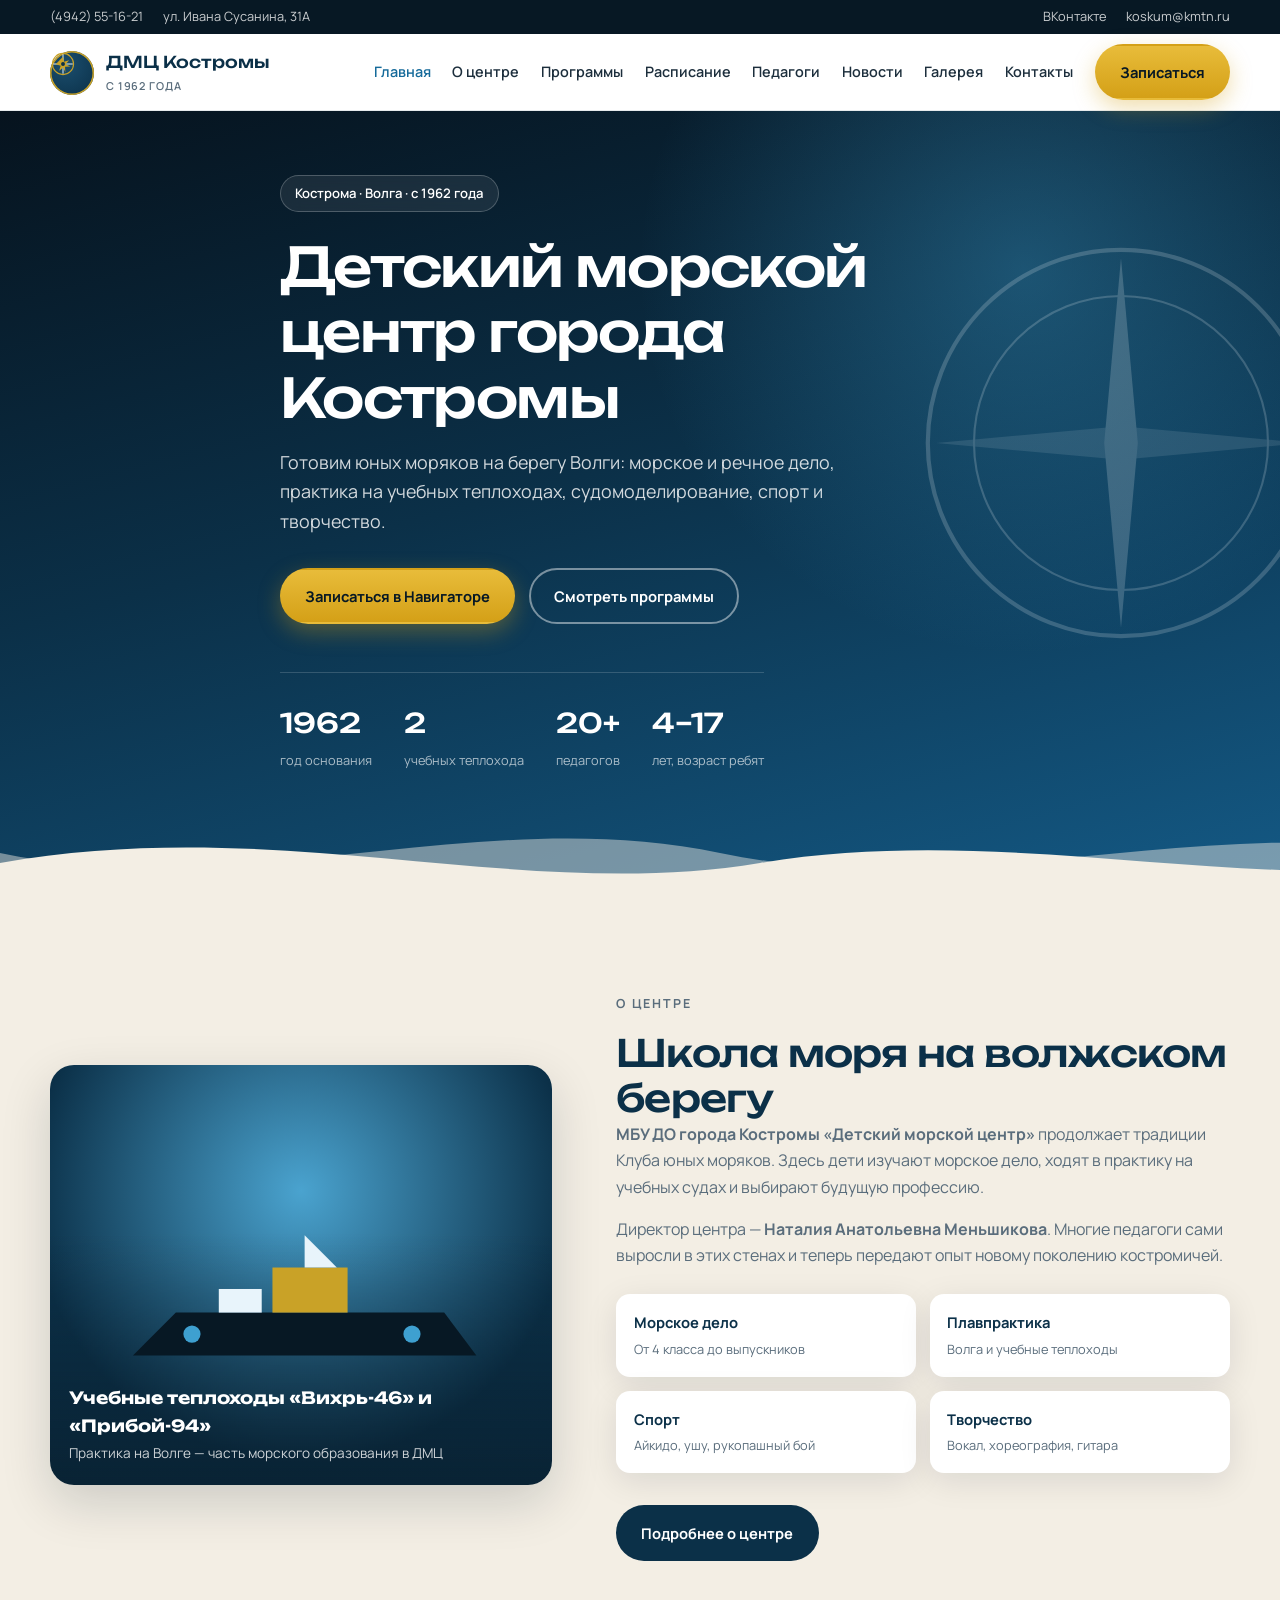
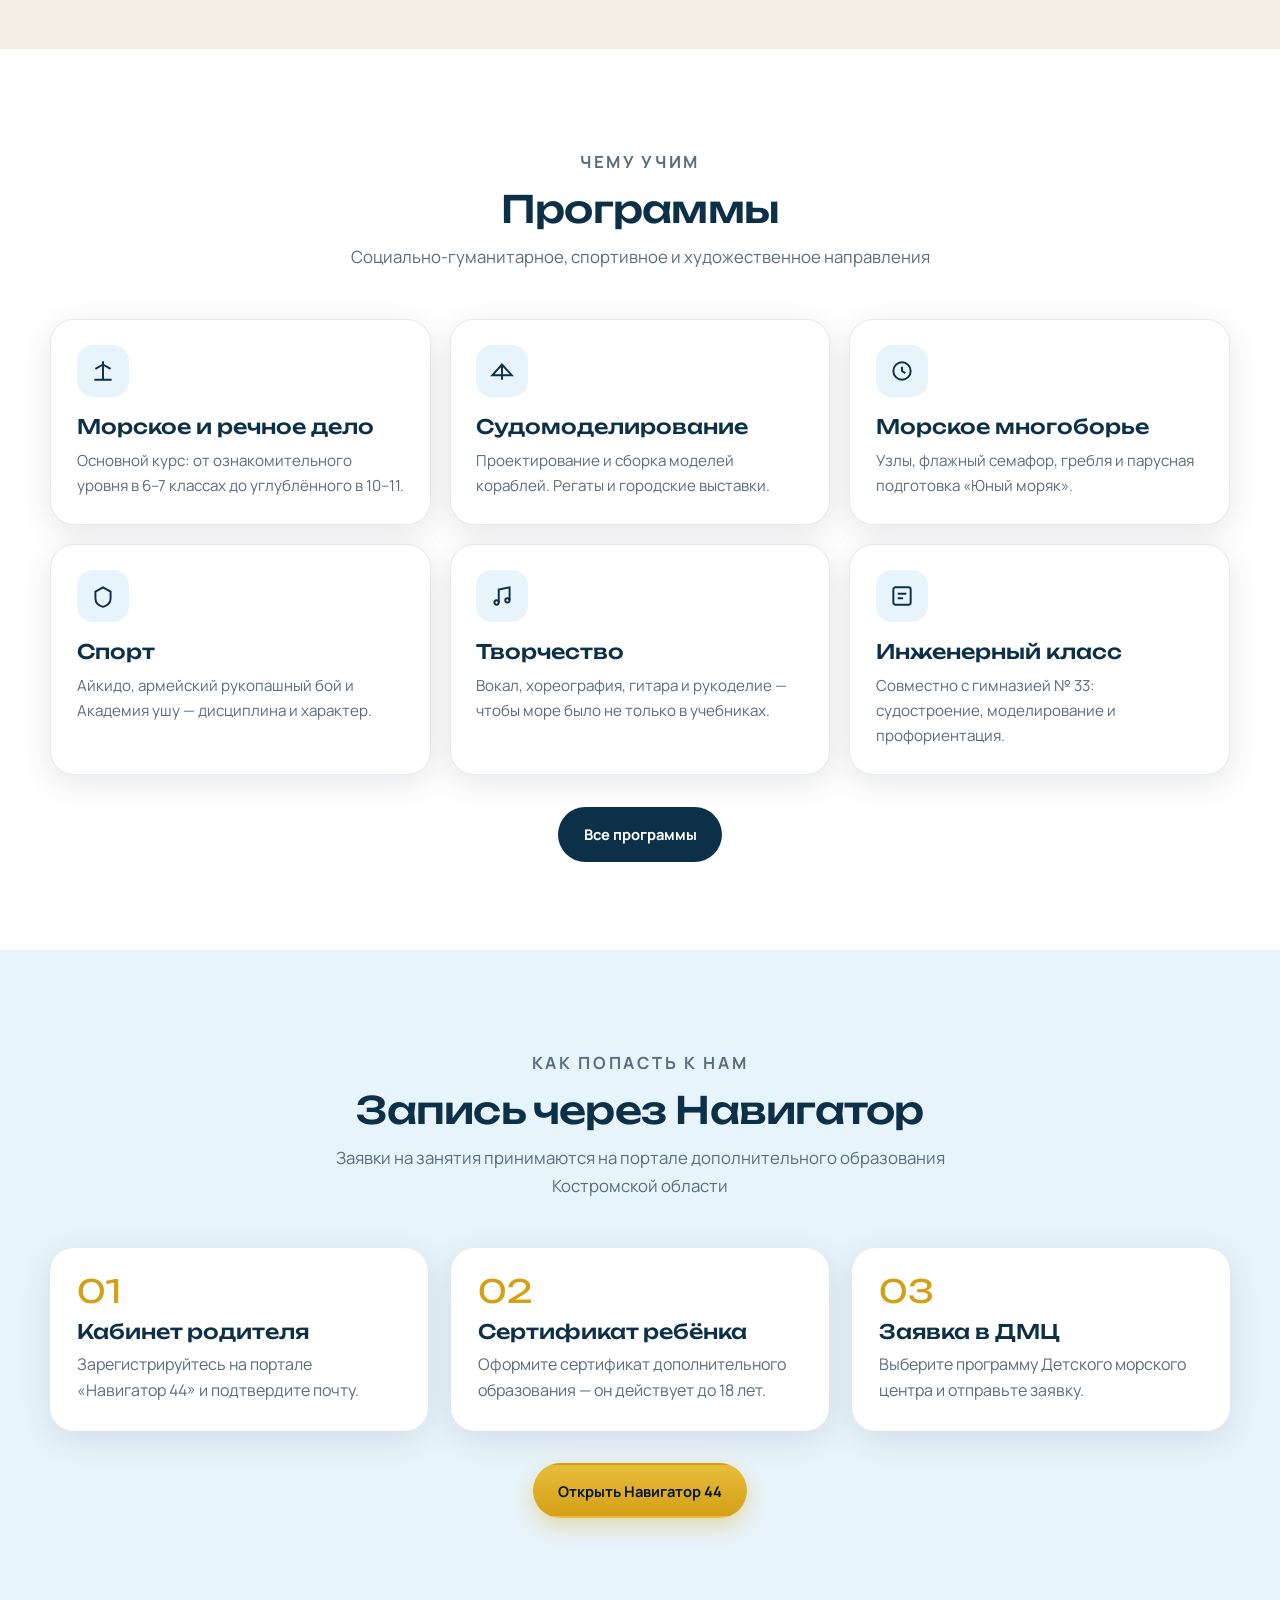
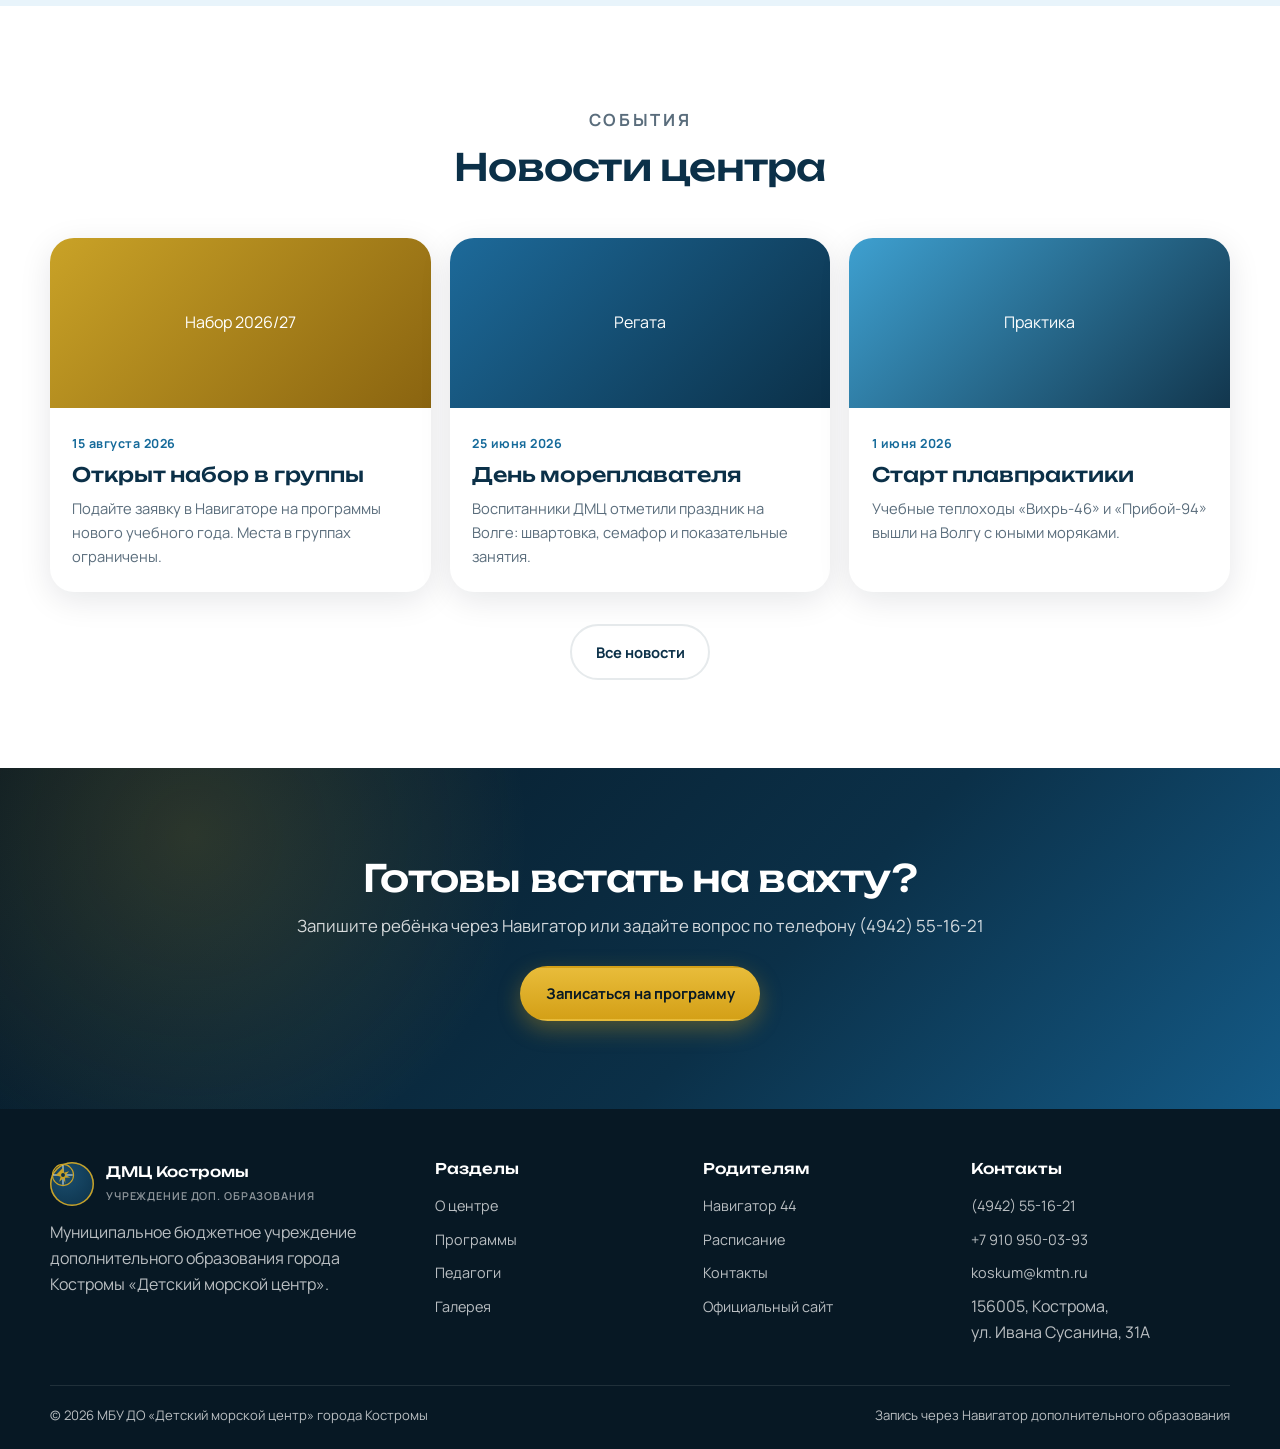
<file: index.html>
<!DOCTYPE html>
<html lang="ru">
<head>
  <meta charset="UTF-8">
  <meta name="viewport" content="width=device-width, initial-scale=1.0">
  <meta name="description" content="МБУ ДО «Детский морской центр» города Костромы — морское дело, судомоделирование, спорт и творчество с 1962 года.">
  <title>Детский морской центр города Костромы</title>
  <link rel="icon" href="favicon.svg" type="image/svg+xml">
  <link rel="preconnect" href="https://fonts.googleapis.com">
  <link rel="preconnect" href="https://fonts.gstatic.com" crossorigin>
  <link href="https://fonts.googleapis.com/css2?family=Manrope:wght@400;500;600;700;800&family=Unbounded:wght@500;700&display=swap" rel="stylesheet">
  <link rel="stylesheet" href="css/style.css">
</head>
<body>
  <div data-header></div>

  <main id="main">
    <section class="hero">
      <svg class="compass" viewBox="0 0 200 200" aria-hidden="true">
        <circle cx="100" cy="100" r="92" fill="none" stroke="white" stroke-width="2"/>
        <circle cx="100" cy="100" r="70" fill="none" stroke="white" stroke-width="1"/>
        <path d="M100 12 L108 100 L100 188 L92 100 Z" fill="white"/>
        <path d="M12 100 L100 108 L188 100 L100 92 Z" fill="white" opacity="0.55"/>
      </svg>
      <div class="container hero__content">
        <div class="hero__badge">Кострома · Волга · с 1962 года</div>
        <h1>Детский морской центр города Костромы</h1>
        <p>Готовим юных моряков на берегу Волги: морское и речное дело, практика на учебных теплоходах, судомоделирование, спорт и творчество.</p>
        <div class="hero__actions">
          <a class="btn btn--gold" href="https://р44.навигатор.дети" target="_blank" rel="noopener">Записаться в Навигаторе</a>
          <a class="btn btn--ghost" href="programs.html">Смотреть программы</a>
        </div>
        <div class="hero__stats">
          <div class="hero__stat"><strong>1962</strong><span>год основания</span></div>
          <div class="hero__stat"><strong>2</strong><span>учебных теплохода</span></div>
          <div class="hero__stat"><strong>20+</strong><span>педагогов</span></div>
          <div class="hero__stat"><strong>4–17</strong><span>лет, возраст ребят</span></div>
        </div>
      </div>
      <svg class="waves" viewBox="0 0 1440 120" preserveAspectRatio="none" aria-hidden="true">
        <path d="M0,70 C240,120 480,20 720,70 C960,120 1200,30 1440,70 L1440,120 L0,120 Z" fill="#f3eee4" opacity="0.45"/>
        <path d="M0,80 C280,30 520,120 760,80 C1000,40 1240,110 1440,80 L1440,120 L0,120 Z" fill="#f3eee4"/>
      </svg>
    </section>

    <section class="about">
      <div class="container about__grid">
        <div class="portrait">
          <svg class="portrait__ship" viewBox="0 0 400 180" aria-hidden="true">
            <path d="M40 130 L360 130 L330 90 L80 90 Z" fill="#071824"/>
            <rect x="170" y="48" width="70" height="42" fill="#c9a227"/>
            <rect x="120" y="68" width="40" height="22" fill="#e8f4fb"/>
            <path d="M200 48 L200 18 L230 48" fill="#e8f4fb"/>
            <circle cx="95" cy="110" r="8" fill="#3ea0d0"/>
            <circle cx="300" cy="110" r="8" fill="#3ea0d0"/>
          </svg>
          <div class="portrait__caption">
            <strong>Учебные теплоходы «Вихрь-46» и «Прибой-94»</strong>
            <span>Практика на Волге — часть морского образования в ДМЦ</span>
          </div>
        </div>
        <div class="about__text">
          <p class="eyebrow">О центре</p>
          <h2>Школа моря на волжском берегу</h2>
          <p><strong>МБУ ДО города Костромы «Детский морской центр»</strong> продолжает традиции Клуба юных моряков. Здесь дети изучают морское дело, ходят в практику на учебных судах и выбирают будущую профессию.</p>
          <p>Директор центра — <strong>Наталия Анатольевна Меньшикова</strong>. Многие педагоги сами выросли в этих стенах и теперь передают опыт новому поколению костромичей.</p>
          <div class="facts">
            <div class="fact"><strong>Морское дело</strong><span>От 4 класса до выпускников</span></div>
            <div class="fact"><strong>Плавпрактика</strong><span>Волга и учебные теплоходы</span></div>
            <div class="fact"><strong>Спорт</strong><span>Айкидо, ушу, рукопашный бой</span></div>
            <div class="fact"><strong>Творчество</strong><span>Вокал, хореография, гитара</span></div>
          </div>
          <div class="mt">
            <a class="btn btn--navy" href="about.html">Подробнее о центре</a>
          </div>
        </div>
      </div>
    </section>

    <section>
      <div class="container">
        <div class="section-head">
          <p class="eyebrow">Чему учим</p>
          <h2>Программы</h2>
          <p>Социально-гуманитарное, спортивное и художественное направления</p>
        </div>
        <div class="cards">
          <article class="card">
            <div class="card__icon">
              <svg width="26" height="26" viewBox="0 0 24 24" fill="none" stroke="currentColor" stroke-width="1.8"><path d="M12 3v18M5 10l7-4 7 4M4 20h16"/></svg>
            </div>
            <h3>Морское и речное дело</h3>
            <p>Основной курс: от ознакомительного уровня в 6–7 классах до углублённого в 10–11.</p>
          </article>
          <article class="card">
            <div class="card__icon">
              <svg width="26" height="26" viewBox="0 0 24 24" fill="none" stroke="currentColor" stroke-width="1.8"><path d="M3 16l9-10 9 10H3z"/><path d="M12 6v14"/></svg>
            </div>
            <h3>Судомоделирование</h3>
            <p>Проектирование и сборка моделей кораблей. Регаты и городские выставки.</p>
          </article>
          <article class="card">
            <div class="card__icon">
              <svg width="26" height="26" viewBox="0 0 24 24" fill="none" stroke="currentColor" stroke-width="1.8"><circle cx="12" cy="12" r="8"/><path d="M12 8v4l3 2"/></svg>
            </div>
            <h3>Морское многоборье</h3>
            <p>Узлы, флажный семафор, гребля и парусная подготовка «Юный моряк».</p>
          </article>
          <article class="card">
            <div class="card__icon">
              <svg width="26" height="26" viewBox="0 0 24 24" fill="none" stroke="currentColor" stroke-width="1.8"><path d="M12 4l7 4v6c0 4-3 7-7 8-4-1-7-4-7-8V8l7-4z"/></svg>
            </div>
            <h3>Спорт</h3>
            <p>Айкидо, армейский рукопашный бой и Академия ушу — дисциплина и характер.</p>
          </article>
          <article class="card">
            <div class="card__icon">
              <svg width="26" height="26" viewBox="0 0 24 24" fill="none" stroke="currentColor" stroke-width="1.8"><path d="M9 18V6l10-2v12"/><circle cx="7" cy="18" r="2"/><circle cx="17" cy="16" r="2"/></svg>
            </div>
            <h3>Творчество</h3>
            <p>Вокал, хореография, гитара и рукоделие — чтобы море было не только в учебниках.</p>
          </article>
          <article class="card">
            <div class="card__icon">
              <svg width="26" height="26" viewBox="0 0 24 24" fill="none" stroke="currentColor" stroke-width="1.8"><rect x="4" y="4" width="16" height="16" rx="2"/><path d="M8 10h8M8 14h5"/></svg>
            </div>
            <h3>Инженерный класс</h3>
            <p>Совместно с гимназией № 33: судостроение, моделирование и профориентация.</p>
          </article>
        </div>
        <div class="center mt">
          <a class="btn btn--navy" href="programs.html">Все программы</a>
        </div>
      </div>
    </section>

    <section class="band">
      <div class="container">
        <div class="section-head">
          <p class="eyebrow">Как попасть к нам</p>
          <h2>Запись через Навигатор</h2>
          <p>Заявки на занятия принимаются на портале дополнительного образования Костромской области</p>
        </div>
        <div class="steps">
          <article class="step">
            <div class="step__num">01</div>
            <h3>Кабинет родителя</h3>
            <p>Зарегистрируйтесь на портале «Навигатор 44» и подтвердите почту.</p>
          </article>
          <article class="step">
            <div class="step__num">02</div>
            <h3>Сертификат ребёнка</h3>
            <p>Оформите сертификат дополнительного образования — он действует до 18 лет.</p>
          </article>
          <article class="step">
            <div class="step__num">03</div>
            <h3>Заявка в ДМЦ</h3>
            <p>Выберите программу Детского морского центра и отправьте заявку.</p>
          </article>
        </div>
        <div class="center mt">
          <a class="btn btn--gold" href="https://р44.навигатор.дети" target="_blank" rel="noopener">Открыть Навигатор 44</a>
        </div>
      </div>
    </section>

    <section>
      <div class="container">
        <div class="section-head">
          <p class="eyebrow">События</p>
          <h2>Новости центра</h2>
        </div>
        <div class="news-grid">
          <article class="news-card">
            <div class="news-card__visual visual-nav">Набор 2026/27</div>
            <div class="news-card__body">
              <time datetime="2026-08-15">15 августа 2026</time>
              <h3>Открыт набор в группы</h3>
              <p>Подайте заявку в Навигаторе на программы нового учебного года. Места в группах ограничены.</p>
            </div>
          </article>
          <article class="news-card">
            <div class="news-card__visual visual-regatta">Регата</div>
            <div class="news-card__body">
              <time datetime="2026-06-25">25 июня 2026</time>
              <h3>День мореплавателя</h3>
              <p>Воспитанники ДМЦ отметили праздник на Волге: швартовка, семафор и показательные занятия.</p>
            </div>
          </article>
          <article class="news-card">
            <div class="news-card__visual visual-ship">Практика</div>
            <div class="news-card__body">
              <time datetime="2026-06-01">1 июня 2026</time>
              <h3>Старт плавпрактики</h3>
              <p>Учебные теплоходы «Вихрь-46» и «Прибой-94» вышли на Волгу с юными моряками.</p>
            </div>
          </article>
        </div>
        <div class="center mt">
          <a class="btn btn--line" href="news.html">Все новости</a>
        </div>
      </div>
    </section>

    <section class="cta">
      <div class="container">
        <h2>Готовы встать на вахту?</h2>
        <p>Запишите ребёнка через Навигатор или задайте вопрос по телефону (4942) 55-16-21</p>
        <a class="btn btn--gold" href="https://р44.навигатор.дети" target="_blank" rel="noopener">Записаться на программу</a>
      </div>
    </section>
  </main>

  <div data-footer></div>
  <script src="js/main.js"></script>
</body>
</html>
</file>
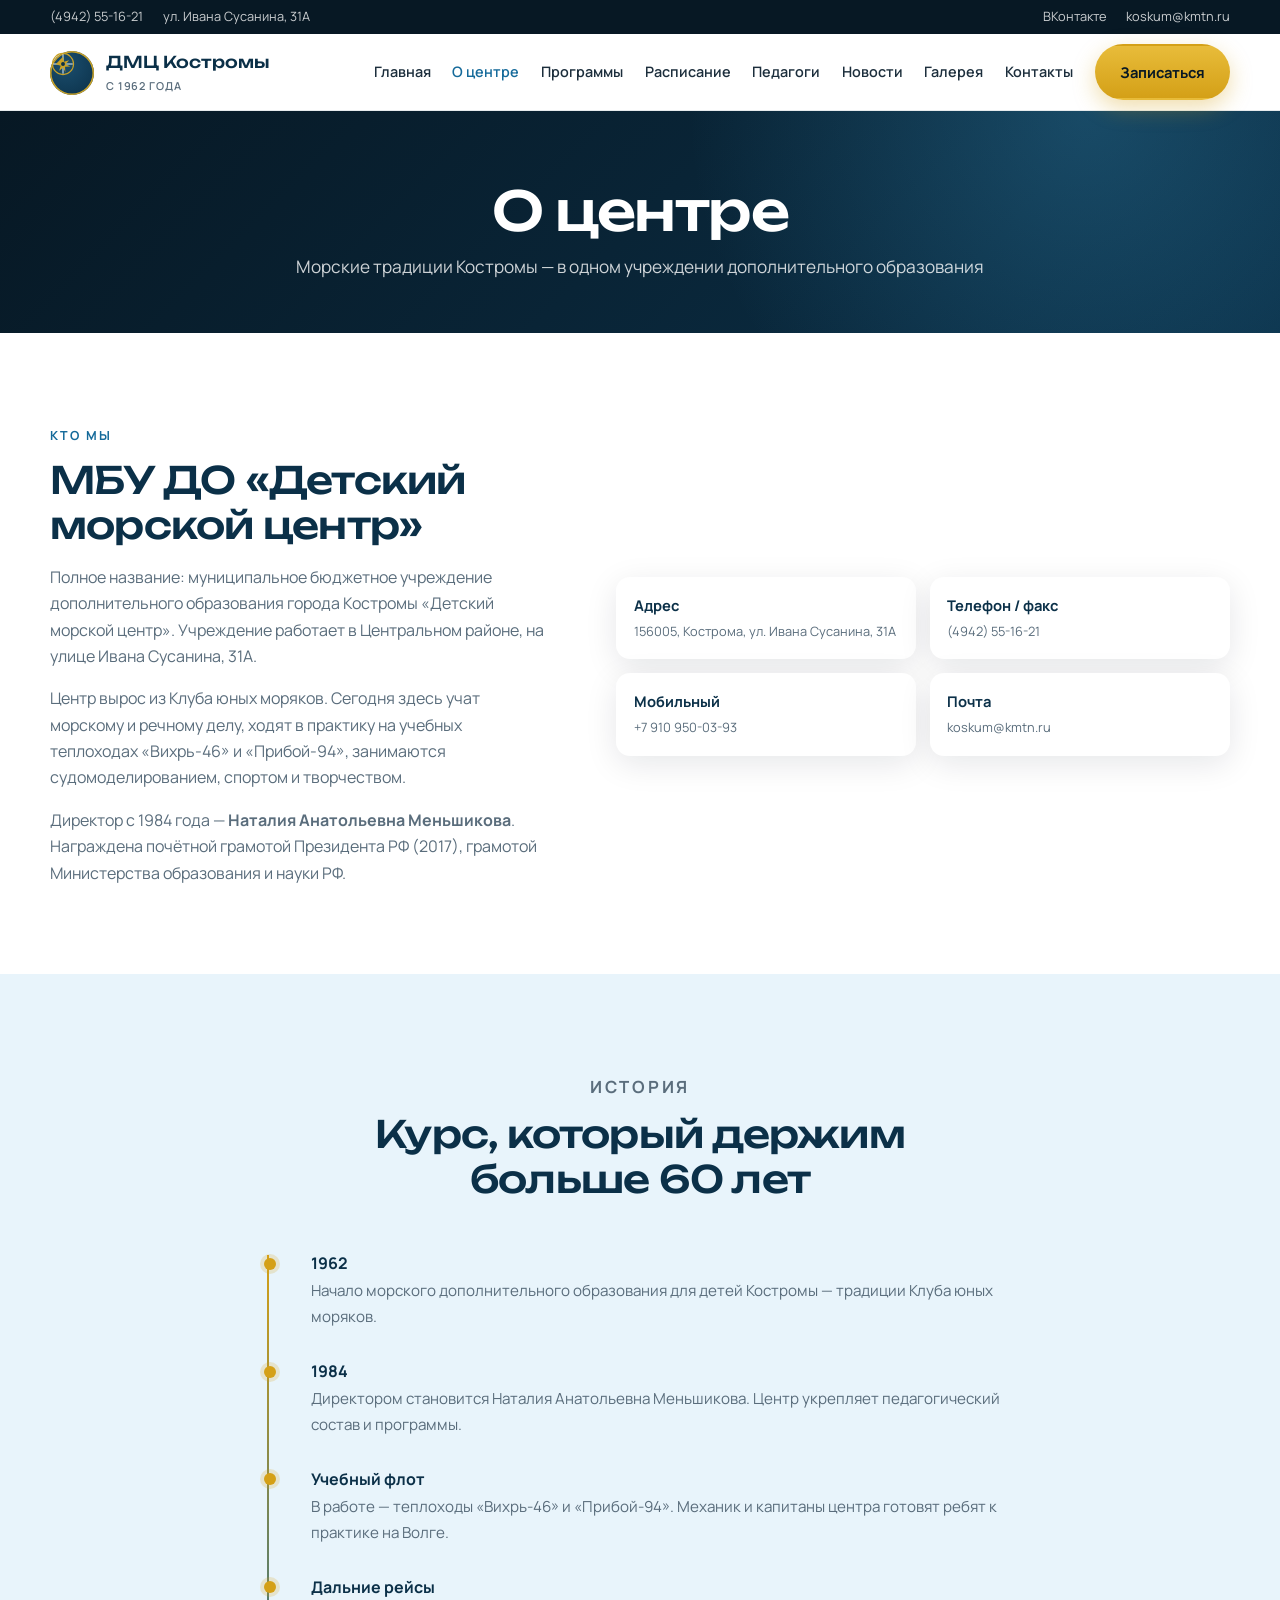
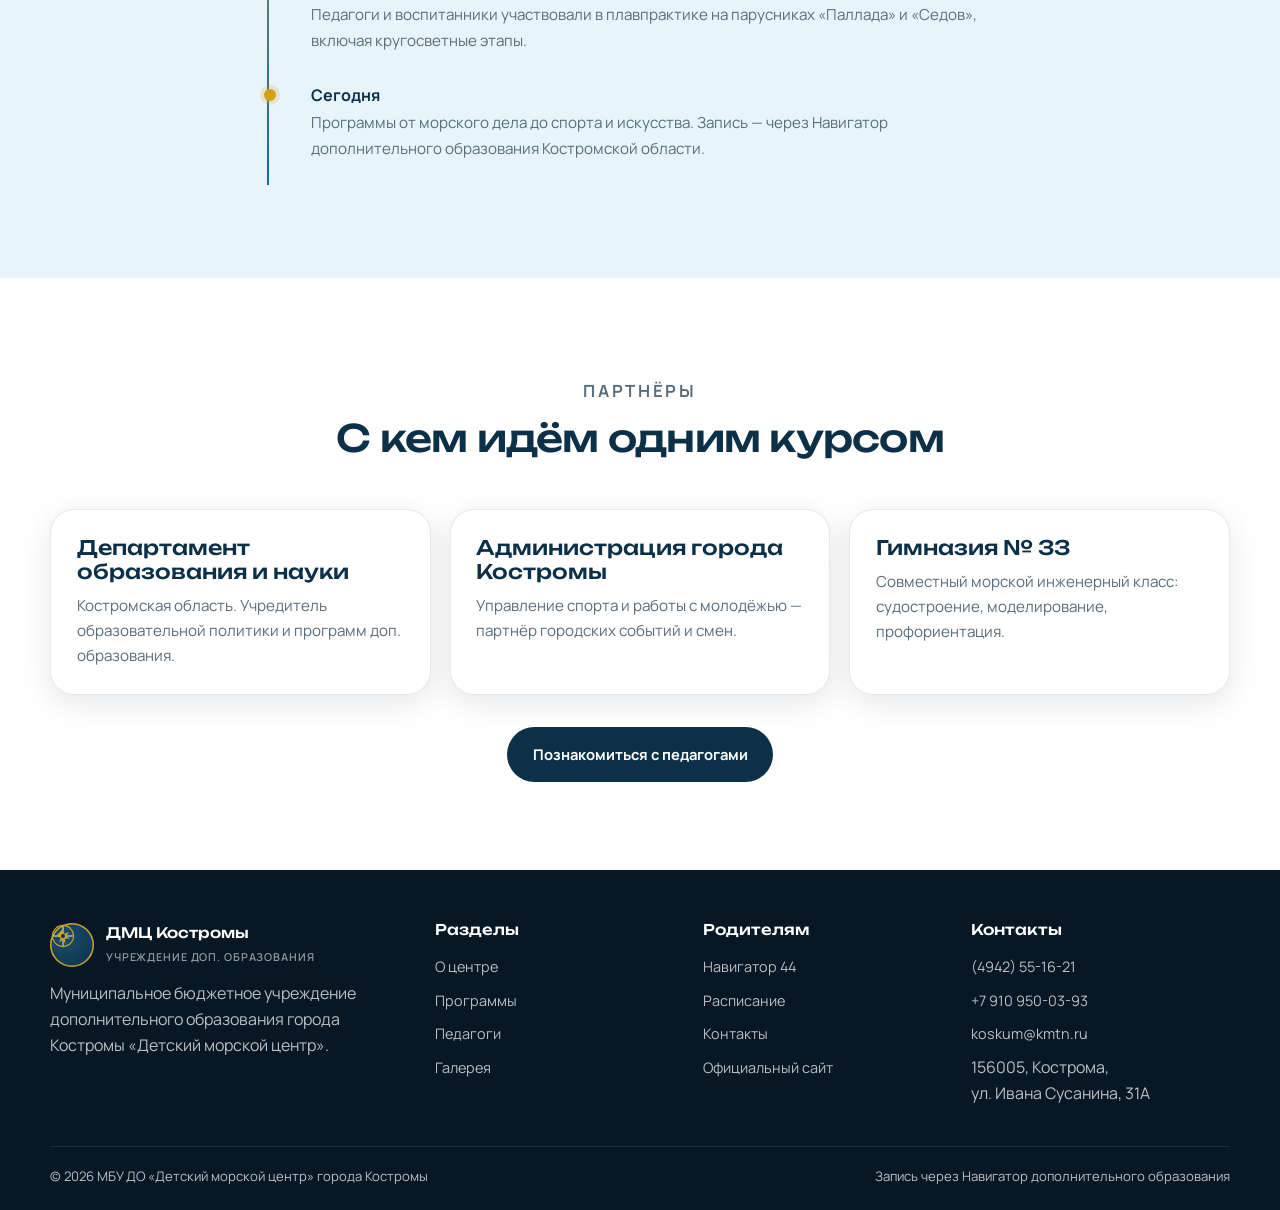
<file: about.html>
<!DOCTYPE html>
<html lang="ru">
<head>
  <meta charset="UTF-8">
  <meta name="viewport" content="width=device-width, initial-scale=1.0">
  <meta name="description" content="История и миссия МБУ ДО «Детский морской центр» города Костромы.">
  <title>О центре — Детский морской центр Костромы</title>
  <link rel="icon" href="favicon.svg" type="image/svg+xml">
  <link rel="preconnect" href="https://fonts.googleapis.com">
  <link rel="preconnect" href="https://fonts.gstatic.com" crossorigin>
  <link href="https://fonts.googleapis.com/css2?family=Manrope:wght@400;500;600;700;800&family=Unbounded:wght@500;700&display=swap" rel="stylesheet">
  <link rel="stylesheet" href="css/style.css">
</head>
<body>
  <div data-header></div>

  <main id="main">
    <div class="page-hero">
      <div class="container">
        <h1>О центре</h1>
        <p>Морские традиции Костромы — в одном учреждении дополнительного образования</p>
      </div>
    </div>

    <section>
      <div class="container about__grid">
        <div>
          <p class="eyebrow">Кто мы</p>
          <h2>МБУ ДО «Детский морской центр»</h2>
          <p class="muted text-block">Полное название: муниципальное бюджетное учреждение дополнительного образования города Костромы «Детский морской центр». Учреждение работает в Центральном районе, на улице Ивана Сусанина, 31А.</p>
          <p class="muted mb">Центр вырос из Клуба юных моряков. Сегодня здесь учат морскому и речному делу, ходят в практику на учебных теплоходах «Вихрь-46» и «Прибой-94», занимаются судомоделированием, спортом и творчеством.</p>
          <p class="muted">Директор с 1984 года — <strong>Наталия Анатольевна Меньшикова</strong>. Награждена почётной грамотой Президента РФ (2017), грамотой Министерства образования и науки РФ.</p>
        </div>
        <div class="facts">
          <div class="fact"><strong>Адрес</strong><span>156005, Кострома, ул. Ивана Сусанина, 31А</span></div>
          <div class="fact"><strong>Телефон / факс</strong><span>(4942) 55-16-21</span></div>
          <div class="fact"><strong>Мобильный</strong><span>+7 910 950-03-93</span></div>
          <div class="fact"><strong>Почта</strong><span>koskum@kmtn.ru</span></div>
        </div>
      </div>
    </section>

    <section class="band">
      <div class="container">
        <div class="section-head">
          <p class="eyebrow">История</p>
          <h2>Курс, который держим больше 60 лет</h2>
        </div>
        <ul class="timeline">
          <li>
            <strong>1962</strong>
            <span>Начало морского дополнительного образования для детей Костромы — традиции Клуба юных моряков.</span>
          </li>
          <li>
            <strong>1984</strong>
            <span>Директором становится Наталия Анатольевна Меньшикова. Центр укрепляет педагогический состав и программы.</span>
          </li>
          <li>
            <strong>Учебный флот</strong>
            <span>В работе — теплоходы «Вихрь-46» и «Прибой-94». Механик и капитаны центра готовят ребят к практике на Волге.</span>
          </li>
          <li>
            <strong>Дальние рейсы</strong>
            <span>Педагоги и воспитанники участвовали в плавпрактике на парусниках «Паллада» и «Седов», включая кругосветные этапы.</span>
          </li>
          <li>
            <strong>Сегодня</strong>
            <span>Программы от морского дела до спорта и искусства. Запись — через Навигатор дополнительного образования Костромской области.</span>
          </li>
        </ul>
      </div>
    </section>

    <section>
      <div class="container">
        <div class="section-head">
          <p class="eyebrow">Партнёры</p>
          <h2>С кем идём одним курсом</h2>
        </div>
        <div class="cards">
          <article class="card">
            <h3>Департамент образования и науки</h3>
            <p>Костромская область. Учредитель образовательной политики и программ доп. образования.</p>
          </article>
          <article class="card">
            <h3>Администрация города Костромы</h3>
            <p>Управление спорта и работы с молодёжью — партнёр городских событий и смен.</p>
          </article>
          <article class="card">
            <h3>Гимназия № 33</h3>
            <p>Совместный морской инженерный класс: судостроение, моделирование, профориентация.</p>
          </article>
        </div>
        <div class="center mt">
          <a class="btn btn--navy" href="teachers.html">Познакомиться с педагогами</a>
        </div>
      </div>
    </section>
  </main>

  <div data-footer></div>
  <script src="js/main.js"></script>
</body>
</html>
</file>
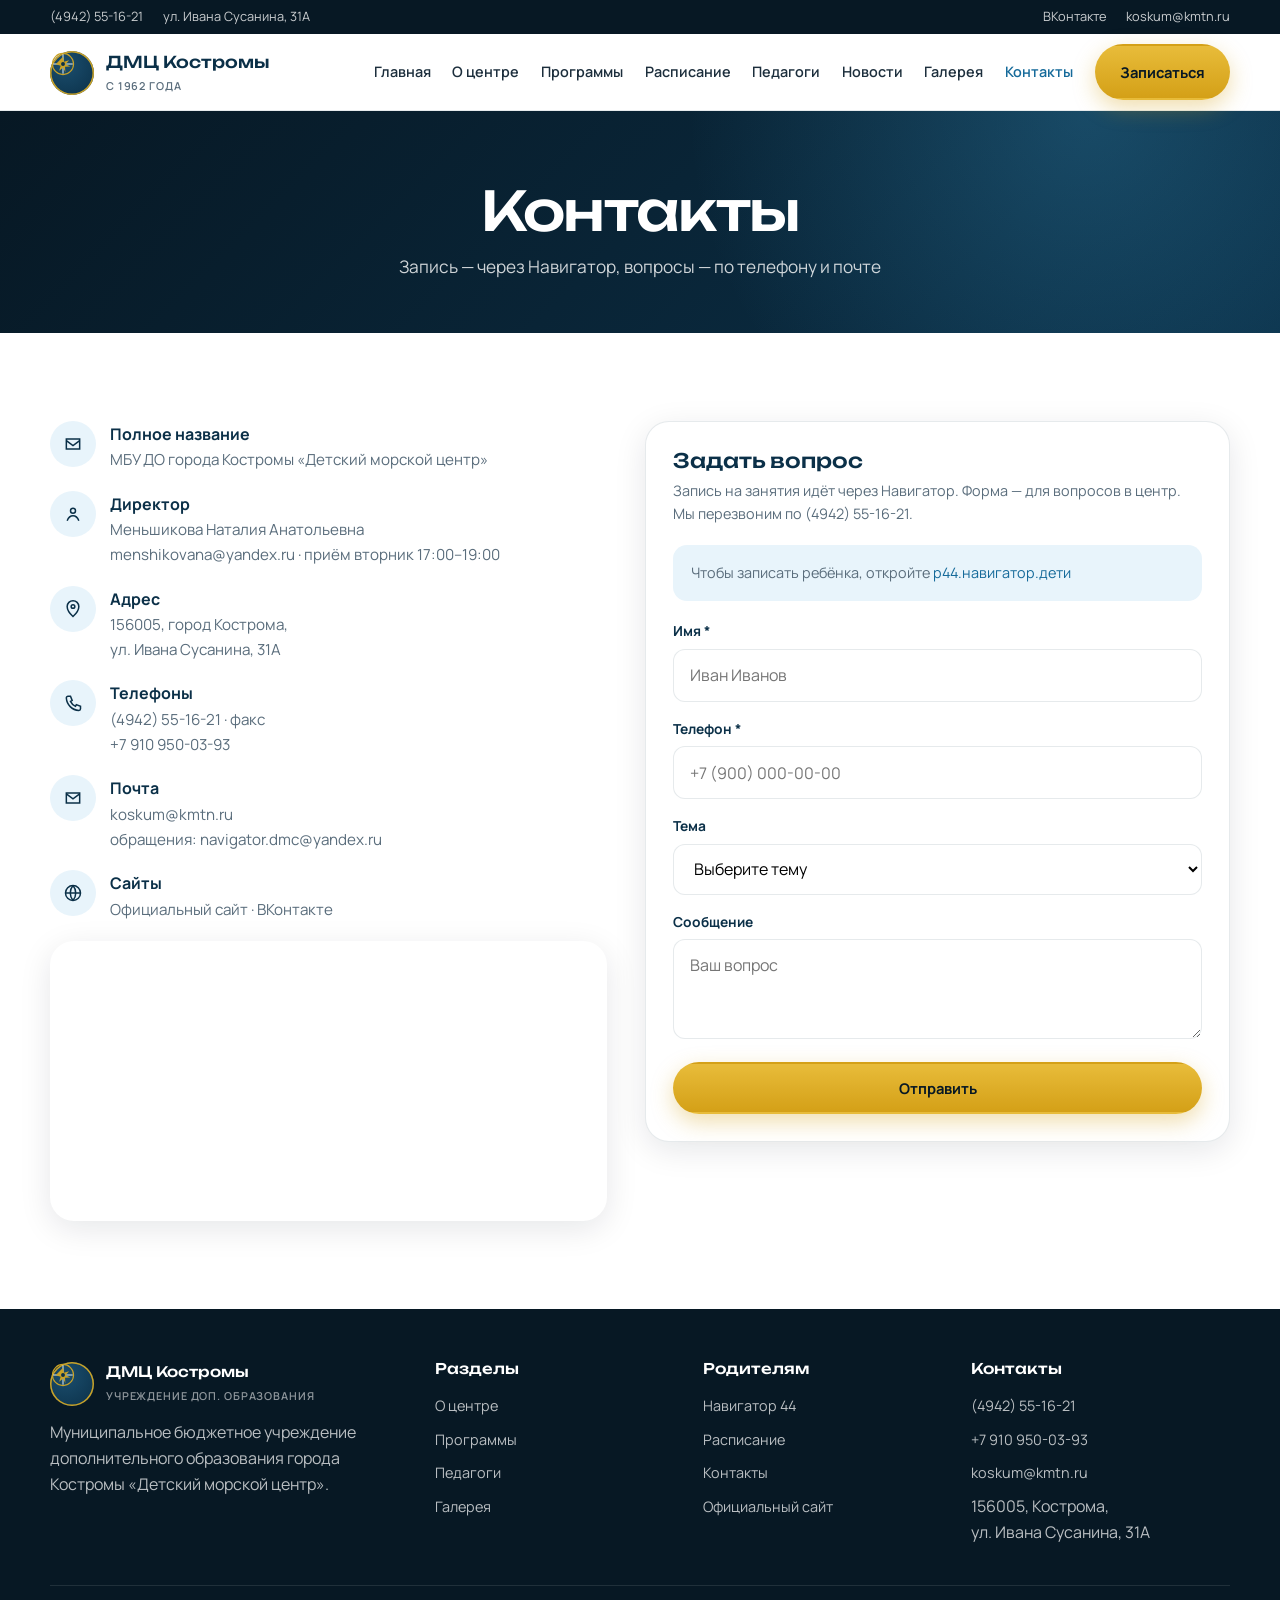
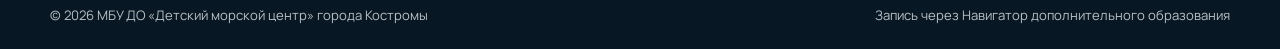
<file: contacts.html>
<!DOCTYPE html>
<html lang="ru">
<head>
  <meta charset="UTF-8">
  <meta name="viewport" content="width=device-width, initial-scale=1.0">
  <meta name="description" content="Контакты МБУ ДО «Детский морской центр» города Костромы.">
  <title>Контакты — Детский морской центр Костромы</title>
  <link rel="icon" href="favicon.svg" type="image/svg+xml">
  <link rel="preconnect" href="https://fonts.googleapis.com">
  <link rel="preconnect" href="https://fonts.gstatic.com" crossorigin>
  <link href="https://fonts.googleapis.com/css2?family=Manrope:wght@400;500;600;700;800&family=Unbounded:wght@500;700&display=swap" rel="stylesheet">
  <link rel="stylesheet" href="css/style.css">
</head>
<body>
  <div data-header></div>

  <main id="main">
    <div class="page-hero">
      <div class="container">
        <h1>Контакты</h1>
        <p>Запись — через Навигатор, вопросы — по телефону и почте</p>
      </div>
    </div>

    <section>
      <div class="container contacts">
        <div>
          <div class="contact-row">
            <div class="contact-ico">
              <svg width="20" height="20" viewBox="0 0 24 24" fill="none" stroke="currentColor" stroke-width="1.8"><path d="M4 6h16v12H4z"/><path d="M4 8l8 6 8-6"/></svg>
            </div>
            <div>
              <strong>Полное название</strong>
              <p>МБУ ДО города Костромы «Детский морской центр»</p>
            </div>
          </div>
          <div class="contact-row">
            <div class="contact-ico">
              <svg width="20" height="20" viewBox="0 0 24 24" fill="none" stroke="currentColor" stroke-width="1.8"><circle cx="12" cy="8" r="3"/><path d="M5 20c1.5-4 4-6 7-6s5.5 2 7 6"/></svg>
            </div>
            <div>
              <strong>Директор</strong>
              <p>Меньшикова Наталия Анатольевна<br> menshikovana@yandex.ru · приём вторник 17:00–19:00</p>
            </div>
          </div>
          <div class="contact-row">
            <div class="contact-ico">
              <svg width="20" height="20" viewBox="0 0 24 24" fill="none" stroke="currentColor" stroke-width="1.8"><path d="M12 21s7-6.2 7-12a7 7 0 10-14 0c0 5.8 7 12 7 12z"/><circle cx="12" cy="9" r="2.2"/></svg>
            </div>
            <div>
              <strong>Адрес</strong>
              <p>156005, город Кострома,<br>ул. Ивана Сусанина, 31А</p>
            </div>
          </div>
          <div class="contact-row">
            <div class="contact-ico">
              <svg width="20" height="20" viewBox="0 0 24 24" fill="none" stroke="currentColor" stroke-width="1.8"><path d="M6 4h3l2 5-2 1a12 12 0 006 6l1-2 5 2v3a2 2 0 01-2 2A16 16 0 014 6a2 2 0 012-2z"/></svg>
            </div>
            <div>
              <strong>Телефоны</strong>
              <p><a href="tel:+74942551621">(4942) 55-16-21</a> · факс<br>
              <a href="tel:+79109500393">+7 910 950-03-93</a></p>
            </div>
          </div>
          <div class="contact-row">
            <div class="contact-ico">
              <svg width="20" height="20" viewBox="0 0 24 24" fill="none" stroke="currentColor" stroke-width="1.8"><path d="M4 6h16v12H4z"/><path d="M4 7l8 6 8-6"/></svg>
            </div>
            <div>
              <strong>Почта</strong>
              <p><a href="mailto:koskum@kmtn.ru">koskum@kmtn.ru</a><br>
              обращения: <a href="mailto:navigator.dmc@yandex.ru">navigator.dmc@yandex.ru</a></p>
            </div>
          </div>
          <div class="contact-row">
            <div class="contact-ico">
              <svg width="20" height="20" viewBox="0 0 24 24" fill="none" stroke="currentColor" stroke-width="1.8"><circle cx="12" cy="12" r="9"/><path d="M3 12h18M12 3a14 14 0 010 18M12 3a14 14 0 000 18"/></svg>
            </div>
            <div>
              <strong>Сайты</strong>
              <p><a href="https://sites.google.com/view/dmc44" target="_blank" rel="noopener">Официальный сайт</a> ·
              <a href="https://vk.com/club43568843" target="_blank" rel="noopener">ВКонтакте</a></p>
            </div>
          </div>
          <div class="map">
            <iframe
              src="https://yandex.ru/map-widget/v1/?text=%D0%9A%D0%BE%D1%81%D1%82%D1%80%D0%BE%D0%BC%D0%B0%2C%20%D1%83%D0%BB.%20%D0%98%D0%B2%D0%B0%D0%BD%D0%B0%20%D0%A1%D1%83%D1%81%D0%B0%D0%BD%D0%B8%D0%BD%D0%B0%2C%2031%D0%90&z=16"
              title="Карта — Детский морской центр, ул. Ивана Сусанина, 31А"
              loading="lazy"
              allowfullscreen></iframe>
          </div>
        </div>

        <div class="form">
          <h3>Задать вопрос</h3>
          <p>Запись на занятия идёт через Навигатор. Форма — для вопросов в центр. Мы перезвоним по (4942) 55-16-21.</p>
          <p class="note note--tight">
            Чтобы записать ребёнка, откройте
            <a href="https://р44.навигатор.дети" target="_blank" rel="noopener">р44.навигатор.дети</a>
          </p>
          <form id="question-form">
            <div class="form-group">
              <label for="name">Имя *</label>
              <input id="name" name="name" type="text" placeholder="Иван Иванов" required>
            </div>
            <div class="form-group">
              <label for="phone">Телефон *</label>
              <input id="phone" name="phone" type="tel" placeholder="+7 (900) 000-00-00" required>
            </div>
            <div class="form-group">
              <label for="topic">Тема</label>
              <select id="topic" name="topic">
                <option value="">Выберите тему</option>
                <option>Запись в Навигаторе</option>
                <option>Морское и речное дело</option>
                <option>Судомоделирование</option>
                <option>Спортивные программы</option>
                <option>Творческие программы</option>
                <option>Другое</option>
              </select>
            </div>
            <div class="form-group">
              <label for="message">Сообщение</label>
              <textarea id="message" name="message" placeholder="Ваш вопрос"></textarea>
            </div>
            <button class="btn btn--gold btn--full" type="submit">Отправить</button>
            <div class="form__ok">Сообщение принято. Мы свяжемся с вами по телефону.</div>
          </form>
        </div>
      </div>
    </section>
  </main>

  <div data-footer></div>
  <script src="js/main.js"></script>
</body>
</html>
</file>
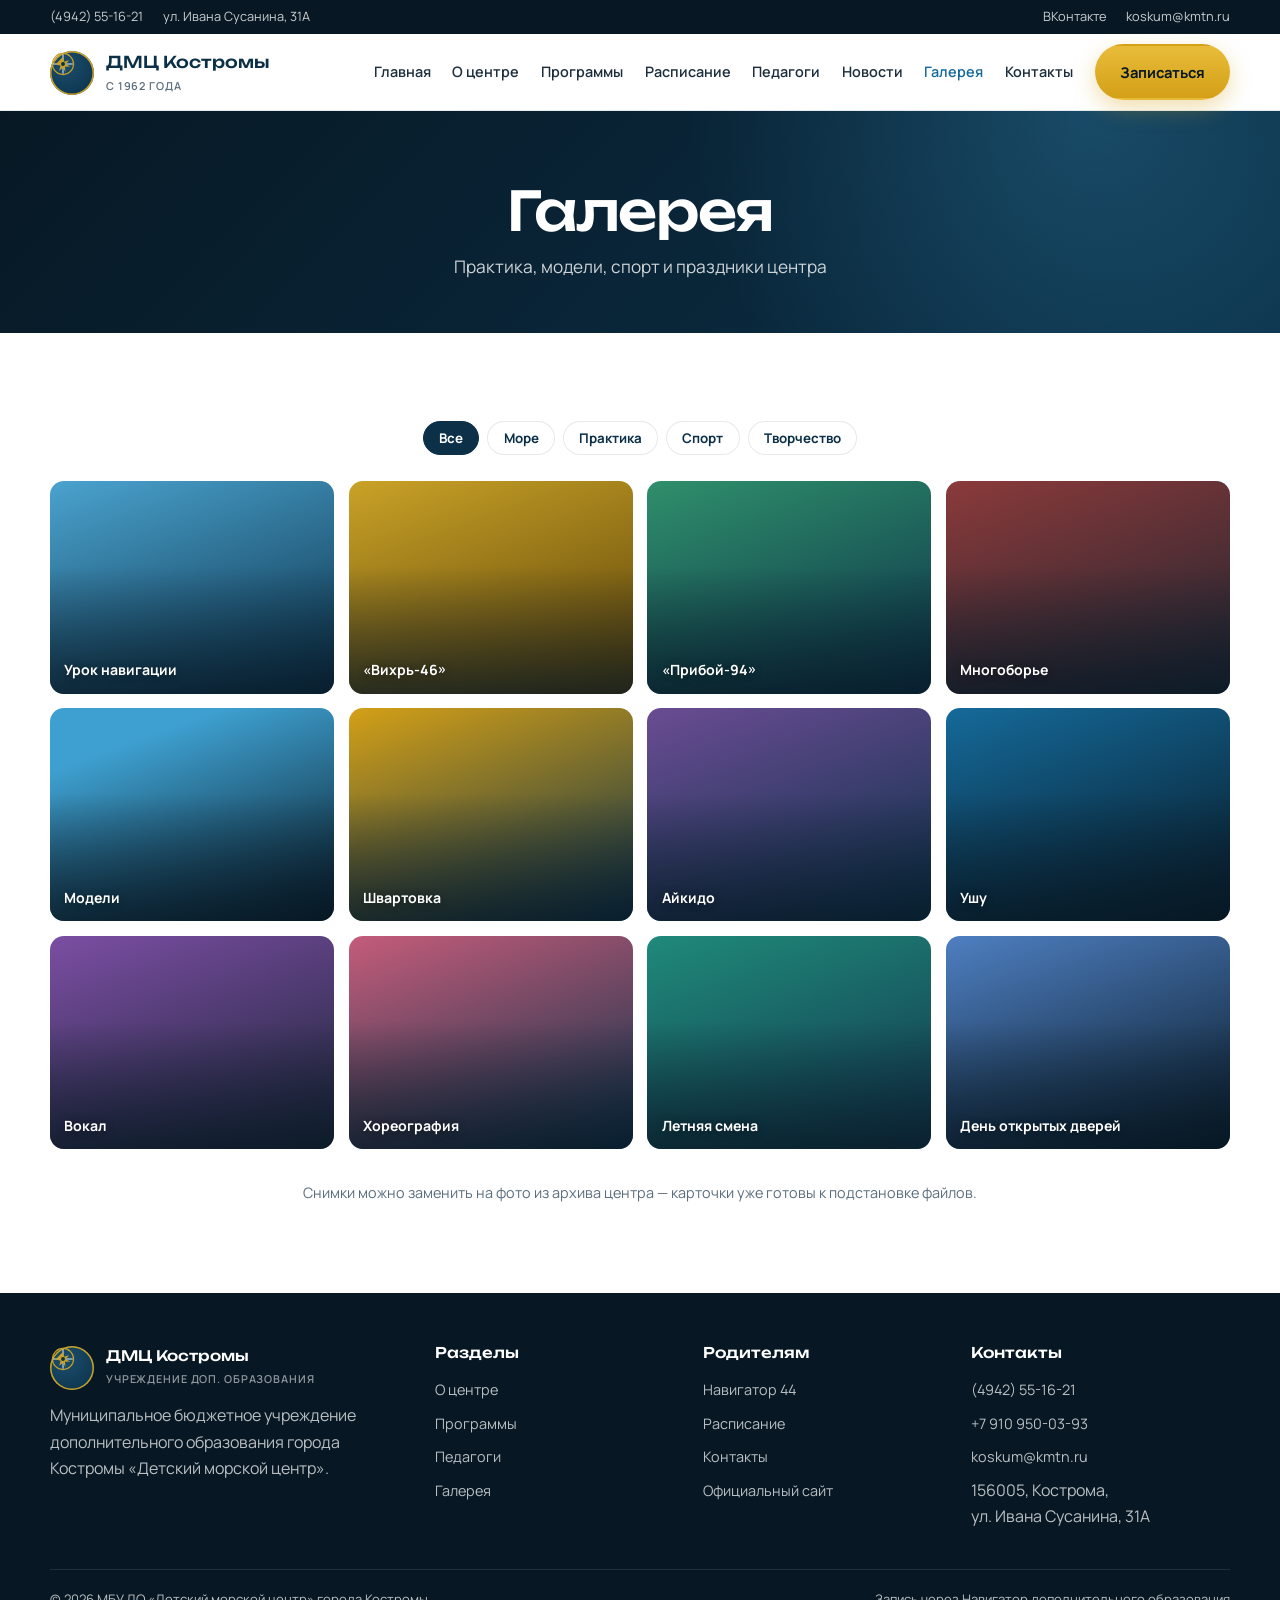
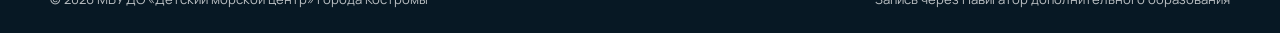
<file: gallery.html>
<!DOCTYPE html>
<html lang="ru">
<head>
  <meta charset="UTF-8">
  <meta name="viewport" content="width=device-width, initial-scale=1.0">
  <meta name="description" content="Галерея Детского морского центра города Костромы.">
  <title>Галерея — Детский морской центр Костромы</title>
  <link rel="icon" href="favicon.svg" type="image/svg+xml">
  <link rel="preconnect" href="https://fonts.googleapis.com">
  <link rel="preconnect" href="https://fonts.gstatic.com" crossorigin>
  <link href="https://fonts.googleapis.com/css2?family=Manrope:wght@400;500;600;700;800&family=Unbounded:wght@500;700&display=swap" rel="stylesheet">
  <link rel="stylesheet" href="css/style.css">
</head>
<body>
  <div data-header></div>

  <main id="main">
    <div class="page-hero">
      <div class="container">
        <h1>Галерея</h1>
        <p>Практика, модели, спорт и праздники центра</p>
      </div>
    </div>

    <section>
      <div class="container">
        <div class="filters">
          <button class="filter is-on" type="button" data-filter="all">Все</button>
          <button class="filter" type="button" data-filter="sea">Море</button>
          <button class="filter" type="button" data-filter="practice">Практика</button>
          <button class="filter" type="button" data-filter="sport">Спорт</button>
          <button class="filter" type="button" data-filter="art">Творчество</button>
        </div>
        <div class="gallery">
          <button type="button" class="shot shot-a" data-cat="sea" data-caption="Занятие по морскому делу: компас, карта и вахтенный журнал."><span>Урок навигации</span></button>
          <button type="button" class="shot shot-b" data-cat="practice" data-caption="Учебный теплоход «Вихрь-46» на Волге."><span>«Вихрь-46»</span></button>
          <button type="button" class="shot shot-c" data-cat="practice" data-caption="Плавпрактика на теплоходе «Прибой-94»."><span>«Прибой-94»</span></button>
          <button type="button" class="shot shot-d" data-cat="sea" data-caption="Морское многоборье: узлы и флажный семафор."><span>Многоборье</span></button>
          <button type="button" class="shot shot-e" data-cat="sea" data-caption="Мастерская судомоделирования: сборка корпуса."><span>Модели</span></button>
          <button type="button" class="shot shot-h" data-cat="practice" data-caption="Швартовка и работа на палубе во время практики."><span>Швартовка</span></button>
          <button type="button" class="shot shot-f" data-cat="sport" data-caption="Занятия айкидо в спортивном зале центра."><span>Айкидо</span></button>
          <button type="button" class="shot shot-g" data-cat="sport" data-caption="Академия ушу: показательные выступления."><span>Ушу</span></button>
          <button type="button" class="shot shot-i" data-cat="art" data-caption="Отчётный концерт вокальной студии."><span>Вокал</span></button>
          <button type="button" class="shot shot-j" data-cat="art" data-caption="Хореография: репетиция к городскому концерту."><span>Хореография</span></button>
          <button type="button" class="shot shot-k" data-cat="practice" data-caption="Летняя смена «Морской бриз» на берегу Волги."><span>Летняя смена</span></button>
          <button type="button" class="shot shot-l" data-cat="sea" data-caption="День открытых дверей для семей Костромы."><span>День открытых дверей</span></button>
        </div>
        <p class="center mt muted muted--sm">Снимки можно заменить на фото из архива центра — карточки уже готовы к подстановке файлов.</p>
      </div>
    </section>

    <div class="lightbox" role="dialog" aria-modal="true" aria-label="Просмотр фото" aria-hidden="true">
      <div class="lightbox__card">
        <button class="lightbox__close" type="button" data-lb-close aria-label="Закрыть">✕</button>
        <div class="lightbox__visual shot-a" data-lb-visual></div>
        <p data-lb-text></p>
      </div>
    </div>
  </main>

  <div data-footer></div>
  <script src="js/main.js"></script>
</body>
</html>
</file>
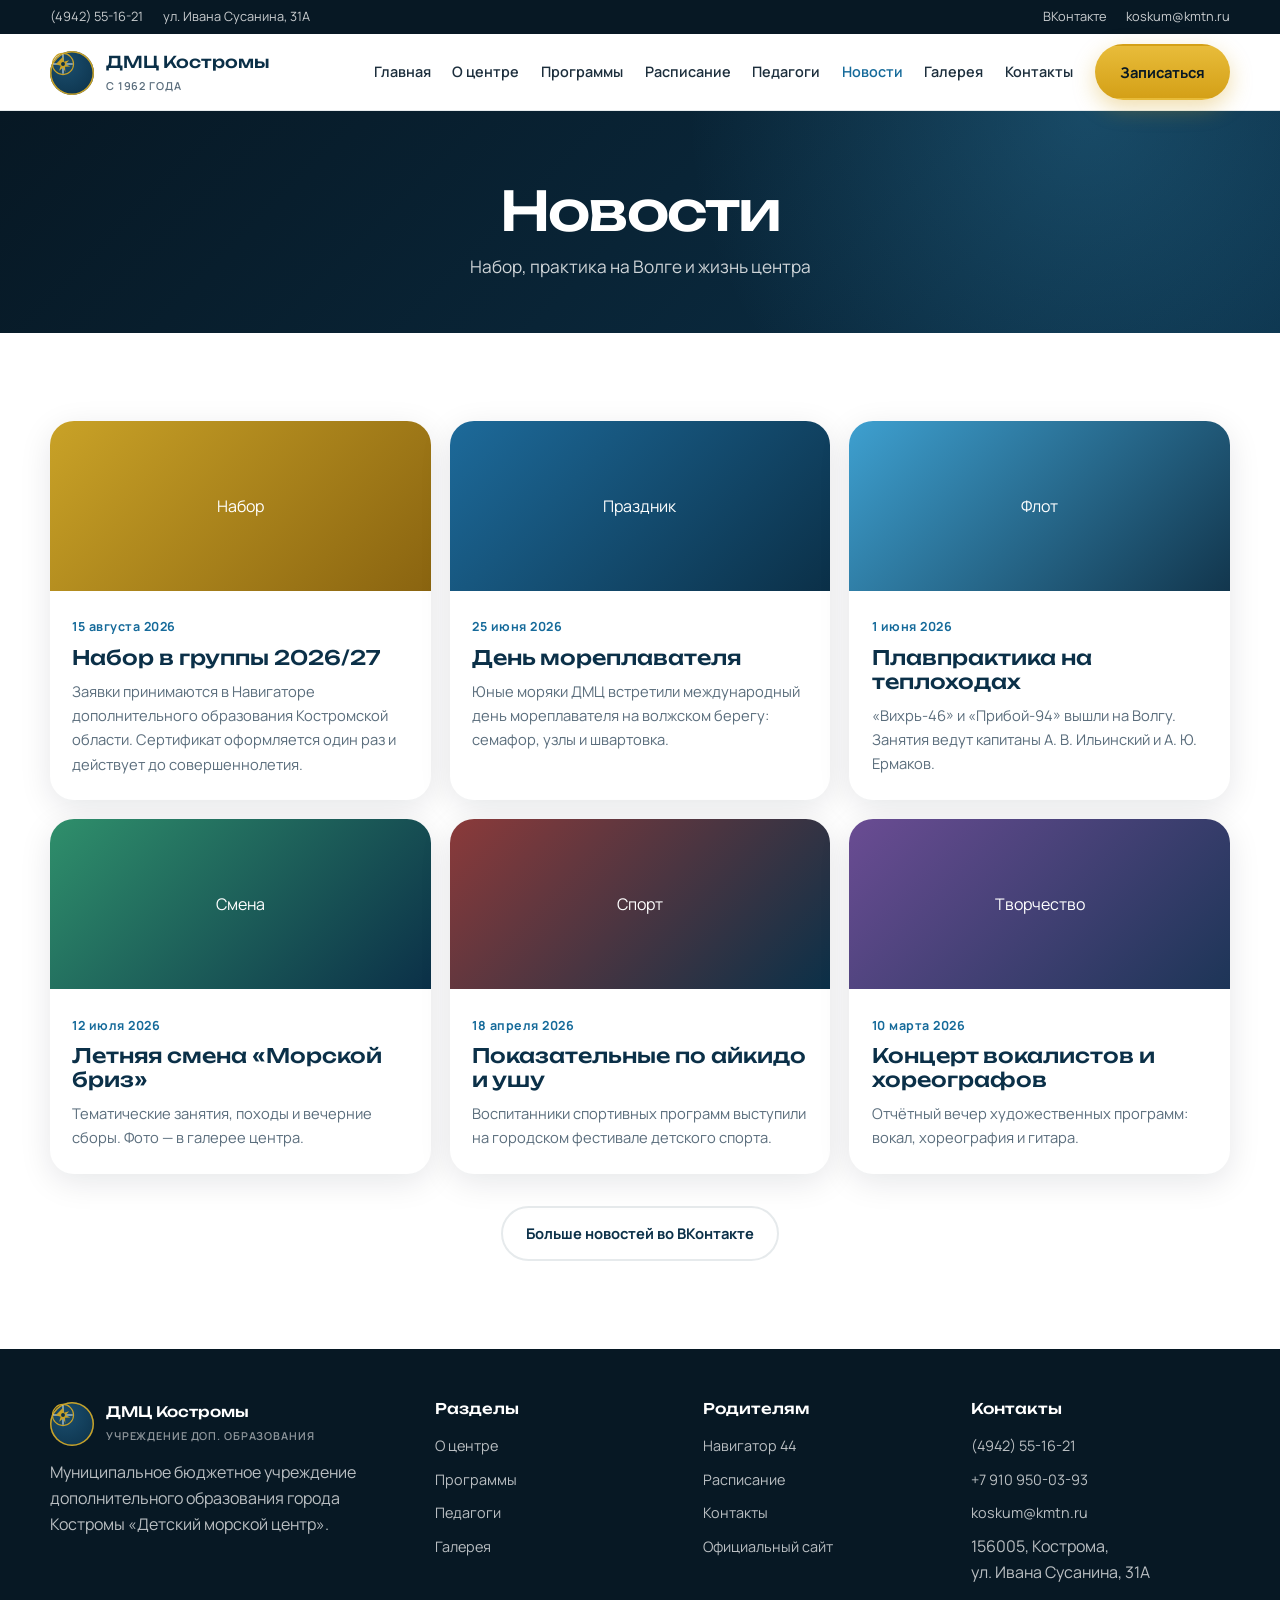
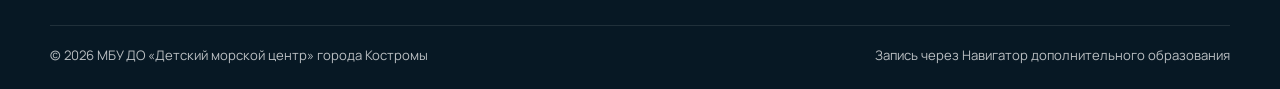
<file: news.html>
<!DOCTYPE html>
<html lang="ru">
<head>
  <meta charset="UTF-8">
  <meta name="viewport" content="width=device-width, initial-scale=1.0">
  <meta name="description" content="Новости Детского морского центра города Костромы.">
  <title>Новости — Детский морской центр Костромы</title>
  <link rel="icon" href="favicon.svg" type="image/svg+xml">
  <link rel="preconnect" href="https://fonts.googleapis.com">
  <link rel="preconnect" href="https://fonts.gstatic.com" crossorigin>
  <link href="https://fonts.googleapis.com/css2?family=Manrope:wght@400;500;600;700;800&family=Unbounded:wght@500;700&display=swap" rel="stylesheet">
  <link rel="stylesheet" href="css/style.css">
</head>
<body>
  <div data-header></div>

  <main id="main">
    <div class="page-hero">
      <div class="container">
        <h1>Новости</h1>
        <p>Набор, практика на Волге и жизнь центра</p>
      </div>
    </div>

    <section>
      <div class="container news-grid">
        <article class="news-card">
          <div class="news-card__visual visual-nav">Набор</div>
          <div class="news-card__body">
            <time datetime="2026-08-15">15 августа 2026</time>
            <h3>Набор в группы 2026/27</h3>
            <p>Заявки принимаются в Навигаторе дополнительного образования Костромской области. Сертификат оформляется один раз и действует до совершеннолетия.</p>
          </div>
        </article>
        <article class="news-card">
          <div class="news-card__visual visual-regatta">Праздник</div>
          <div class="news-card__body">
            <time datetime="2026-06-25">25 июня 2026</time>
            <h3>День мореплавателя</h3>
            <p>Юные моряки ДМЦ встретили международный день мореплавателя на волжском берегу: семафор, узлы и швартовка.</p>
          </div>
        </article>
        <article class="news-card">
          <div class="news-card__visual visual-ship">Флот</div>
          <div class="news-card__body">
            <time datetime="2026-06-01">1 июня 2026</time>
            <h3>Плавпрактика на теплоходах</h3>
            <p>«Вихрь-46» и «Прибой-94» вышли на Волгу. Занятия ведут капитаны А. В. Ильинский и А. Ю. Ермаков.</p>
          </div>
        </article>
        <article class="news-card">
          <div class="news-card__visual visual-camp">Смена</div>
          <div class="news-card__body">
            <time datetime="2026-07-12">12 июля 2026</time>
            <h3>Летняя смена «Морской бриз»</h3>
            <p>Тематические занятия, походы и вечерние сборы. Фото — в галерее центра.</p>
          </div>
        </article>
        <article class="news-card">
          <div class="news-card__visual visual-sport">Спорт</div>
          <div class="news-card__body">
            <time datetime="2026-04-18">18 апреля 2026</time>
            <h3>Показательные по айкидо и ушу</h3>
            <p>Воспитанники спортивных программ выступили на городском фестивале детского спорта.</p>
          </div>
        </article>
        <article class="news-card">
          <div class="news-card__visual visual-art">Творчество</div>
          <div class="news-card__body">
            <time datetime="2026-03-10">10 марта 2026</time>
            <h3>Концерт вокалистов и хореографов</h3>
            <p>Отчётный вечер художественных программ: вокал, хореография и гитара.</p>
          </div>
        </article>
      </div>
      <div class="container center mt">
        <a class="btn btn--line" href="https://vk.com/club43568843" target="_blank" rel="noopener">Больше новостей во ВКонтакте</a>
      </div>
    </section>
  </main>

  <div data-footer></div>
  <script src="js/main.js"></script>
</body>
</html>
</file>
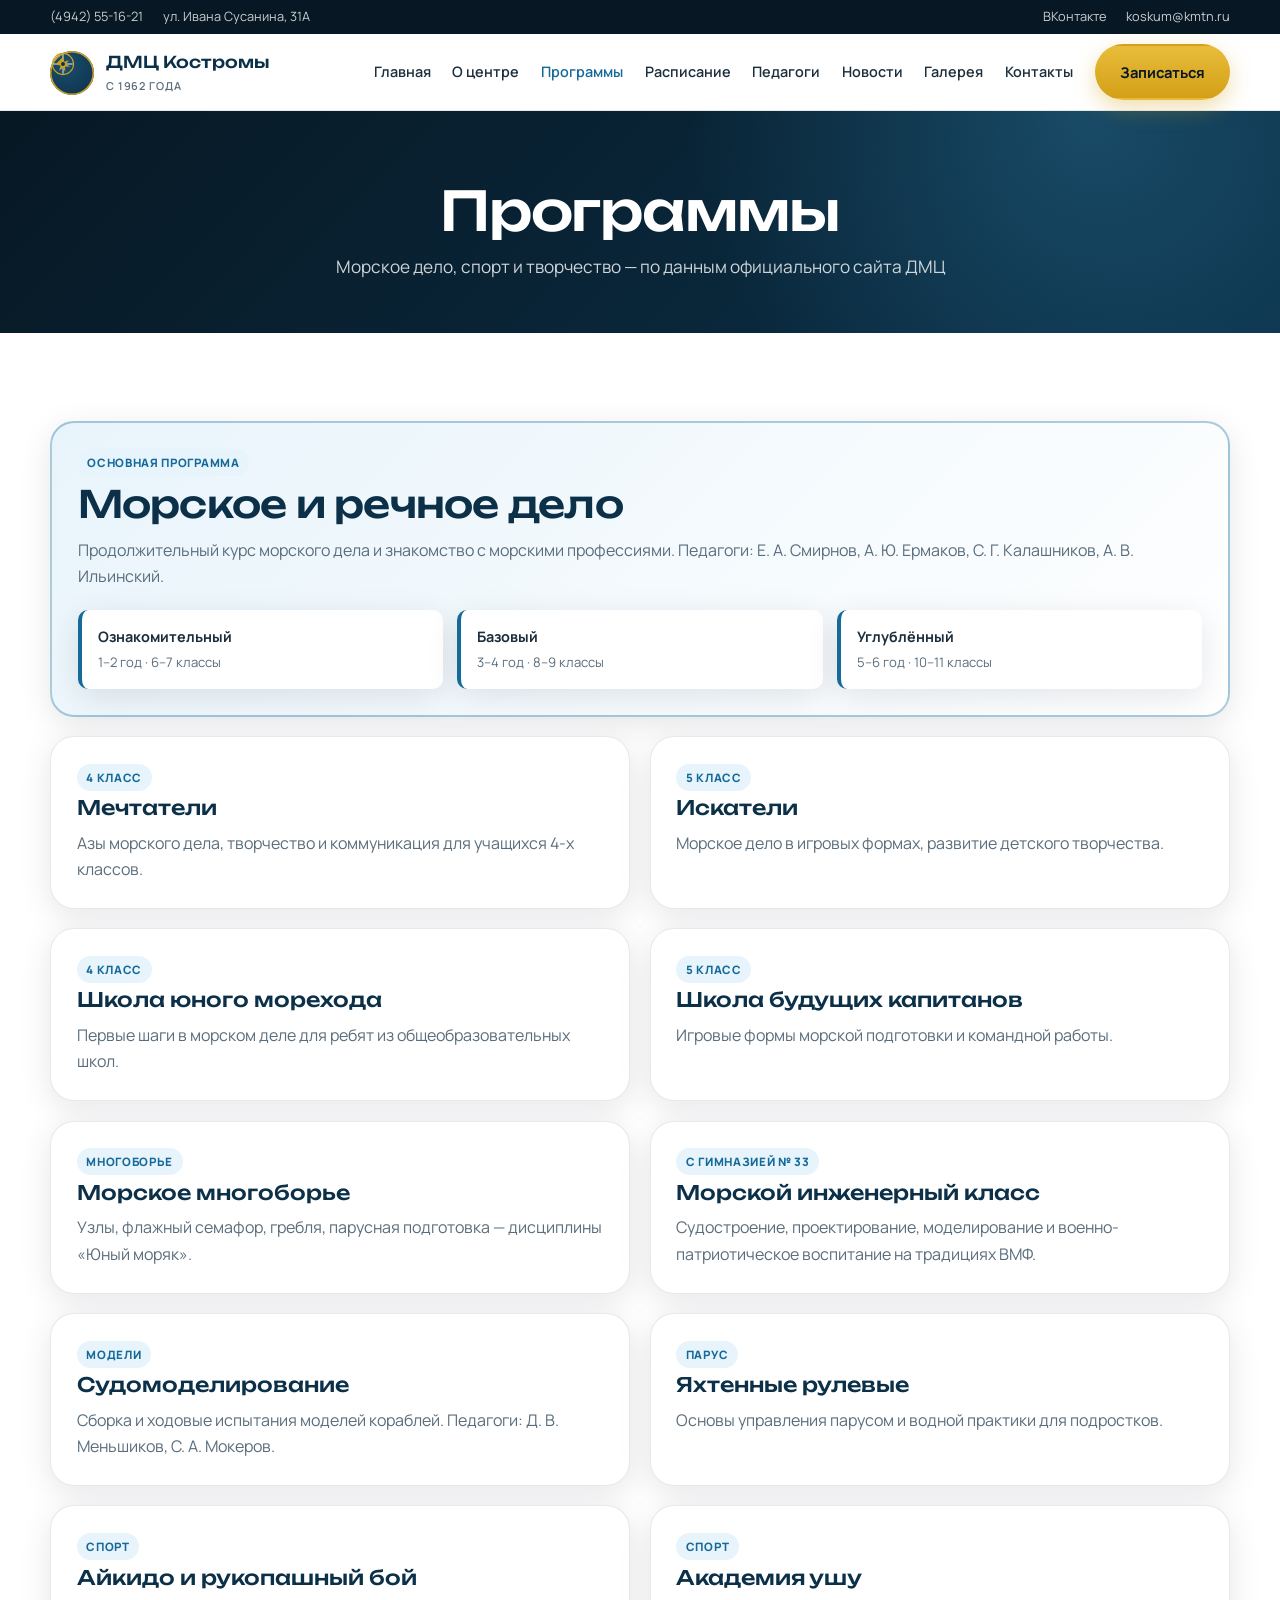
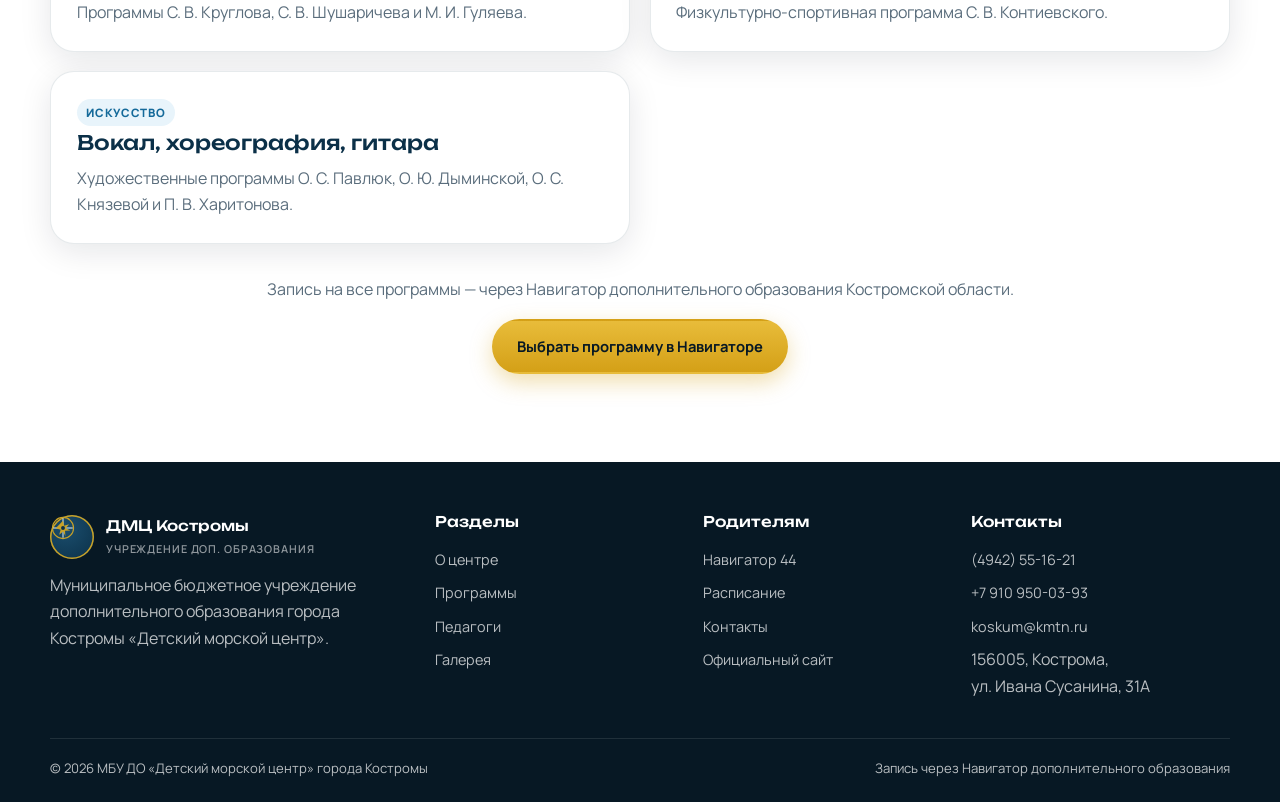
<file: programs.html>
<!DOCTYPE html>
<html lang="ru">
<head>
  <meta charset="UTF-8">
  <meta name="viewport" content="width=device-width, initial-scale=1.0">
  <meta name="description" content="Образовательные программы Детского морского центра города Костромы.">
  <title>Программы — Детский морской центр Костромы</title>
  <link rel="icon" href="favicon.svg" type="image/svg+xml">
  <link rel="preconnect" href="https://fonts.googleapis.com">
  <link rel="preconnect" href="https://fonts.gstatic.com" crossorigin>
  <link href="https://fonts.googleapis.com/css2?family=Manrope:wght@400;500;600;700;800&family=Unbounded:wght@500;700&display=swap" rel="stylesheet">
  <link rel="stylesheet" href="css/style.css">
</head>
<body>
  <div data-header></div>

  <main id="main">
    <div class="page-hero">
      <div class="container">
        <h1>Программы</h1>
        <p>Морское дело, спорт и творчество — по данным официального сайта ДМЦ</p>
      </div>
    </div>

    <section>
      <div class="container program-list">
        <article class="program program--lead">
          <span class="tag">Основная программа</span>
          <h2>Морское и речное дело</h2>
          <p>Продолжительный курс морского дела и знакомство с морскими профессиями. Педагоги: Е. А. Смирнов, А. Ю. Ермаков, С. Г. Калашников, А. В. Ильинский.</p>
          <div class="levels">
            <div class="level"><strong>Ознакомительный</strong><span>1–2 год · 6–7 классы</span></div>
            <div class="level"><strong>Базовый</strong><span>3–4 год · 8–9 классы</span></div>
            <div class="level"><strong>Углублённый</strong><span>5–6 год · 10–11 классы</span></div>
          </div>
        </article>

        <article class="program">
          <span class="tag">4 класс</span>
          <h3>Мечтатели</h3>
          <p>Азы морского дела, творчество и коммуникация для учащихся 4-х классов.</p>
        </article>
        <article class="program">
          <span class="tag">5 класс</span>
          <h3>Искатели</h3>
          <p>Морское дело в игровых формах, развитие детского творчества.</p>
        </article>
        <article class="program">
          <span class="tag">4 класс</span>
          <h3>Школа юного морехода</h3>
          <p>Первые шаги в морском деле для ребят из общеобразовательных школ.</p>
        </article>
        <article class="program">
          <span class="tag">5 класс</span>
          <h3>Школа будущих капитанов</h3>
          <p>Игровые формы морской подготовки и командной работы.</p>
        </article>
        <article class="program">
          <span class="tag">Многоборье</span>
          <h3>Морское многоборье</h3>
          <p>Узлы, флажный семафор, гребля, парусная подготовка — дисциплины «Юный моряк».</p>
        </article>
        <article class="program">
          <span class="tag">С Гимназией № 33</span>
          <h3>Морской инженерный класс</h3>
          <p>Судостроение, проектирование, моделирование и военно-патриотическое воспитание на традициях ВМФ.</p>
        </article>
        <article class="program">
          <span class="tag">Модели</span>
          <h3>Судомоделирование</h3>
          <p>Сборка и ходовые испытания моделей кораблей. Педагоги: Д. В. Меньшиков, С. А. Мокеров.</p>
        </article>
        <article class="program">
          <span class="tag">Парус</span>
          <h3>Яхтенные рулевые</h3>
          <p>Основы управления парусом и водной практики для подростков.</p>
        </article>
        <article class="program">
          <span class="tag">Спорт</span>
          <h3>Айкидо и рукопашный бой</h3>
          <p>Программы С. В. Круглова, С. В. Шушаричева и М. И. Гуляева.</p>
        </article>
        <article class="program">
          <span class="tag">Спорт</span>
          <h3>Академия ушу</h3>
          <p>Физкультурно-спортивная программа С. В. Контиевского.</p>
        </article>
        <article class="program">
          <span class="tag">Искусство</span>
          <h3>Вокал, хореография, гитара</h3>
          <p>Художественные программы О. С. Павлюк, О. Ю. Дыминской, О. С. Князевой и П. В. Харитонова.</p>
        </article>
      </div>
      <div class="container center mt">
        <p class="muted mb">Запись на все программы — через Навигатор дополнительного образования Костромской области.</p>
        <a class="btn btn--gold" href="https://р44.навигатор.дети" target="_blank" rel="noopener">Выбрать программу в Навигаторе</a>
      </div>
    </section>
  </main>

  <div data-footer></div>
  <script src="js/main.js"></script>
</body>
</html>
</file>
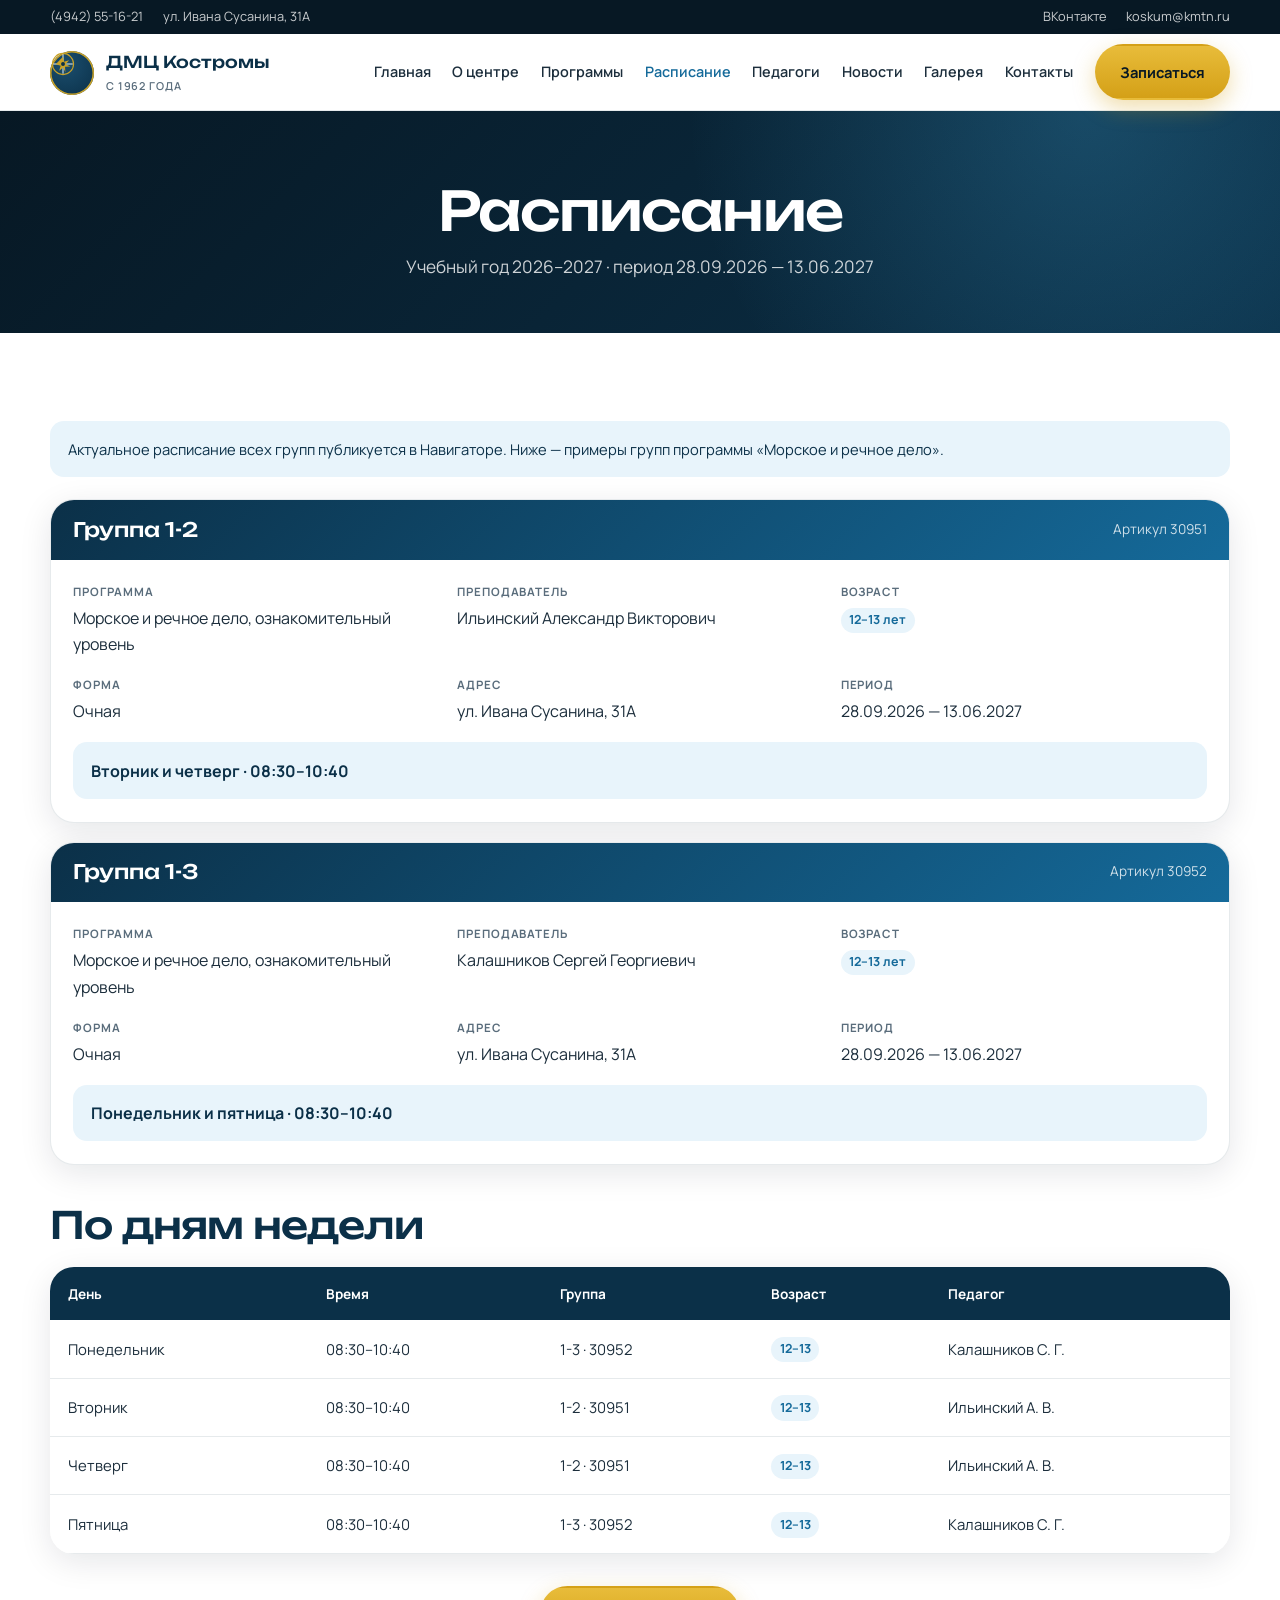
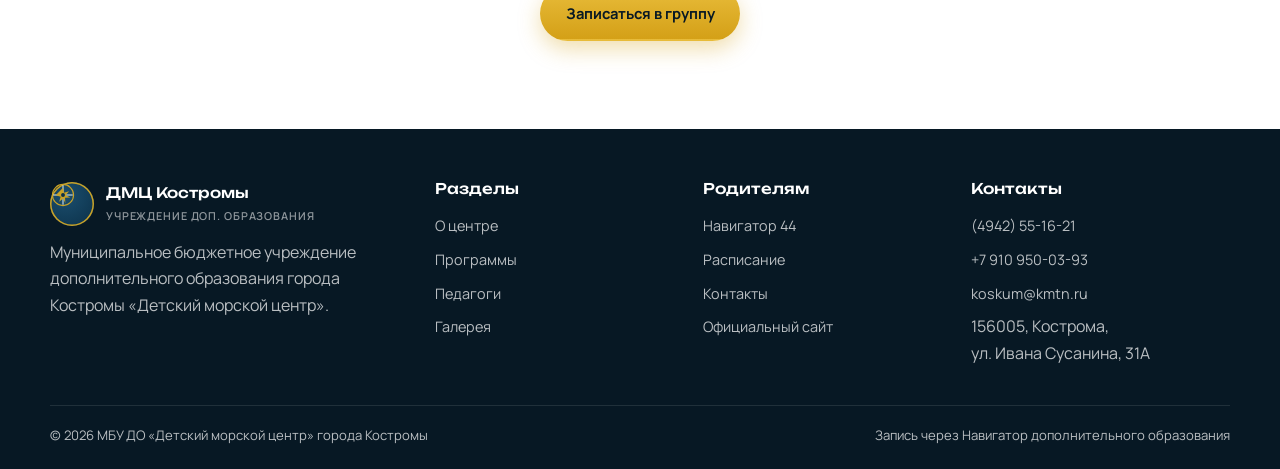
<file: schedule.html>
<!DOCTYPE html>
<html lang="ru">
<head>
  <meta charset="UTF-8">
  <meta name="viewport" content="width=device-width, initial-scale=1.0">
  <meta name="description" content="Расписание занятий Детского морского центра города Костромы.">
  <title>Расписание — Детский морской центр Костромы</title>
  <link rel="icon" href="favicon.svg" type="image/svg+xml">
  <link rel="preconnect" href="https://fonts.googleapis.com">
  <link rel="preconnect" href="https://fonts.gstatic.com" crossorigin>
  <link href="https://fonts.googleapis.com/css2?family=Manrope:wght@400;500;600;700;800&family=Unbounded:wght@500;700&display=swap" rel="stylesheet">
  <link rel="stylesheet" href="css/style.css">
</head>
<body>
  <div data-header></div>

  <main id="main">
    <div class="page-hero">
      <div class="container">
        <h1>Расписание</h1>
        <p>Учебный год 2026–2027 · период 28.09.2026 — 13.06.2027</p>
      </div>
    </div>

    <section>
      <div class="container">
        <p class="note">Актуальное расписание всех групп публикуется в Навигаторе. Ниже — примеры групп программы «Морское и речное дело».</p>

        <article class="group">
          <div class="group__head">
            <h3>Группа 1-2</h3>
            <span class="group__art">Артикул 30951</span>
          </div>
          <div class="group__body">
            <div class="field"><strong>Программа</strong>Морское и речное дело, ознакомительный уровень</div>
            <div class="field"><strong>Преподаватель</strong>Ильинский Александр Викторович</div>
            <div class="field"><strong>Возраст</strong><span class="chip">12–13 лет</span></div>
            <div class="field"><strong>Форма</strong>Очная</div>
            <div class="field"><strong>Адрес</strong>ул. Ивана Сусанина, 31А</div>
            <div class="field"><strong>Период</strong>28.09.2026 — 13.06.2027</div>
            <div class="when">Вторник и четверг · 08:30–10:40</div>
          </div>
        </article>

        <article class="group">
          <div class="group__head">
            <h3>Группа 1-3</h3>
            <span class="group__art">Артикул 30952</span>
          </div>
          <div class="group__body">
            <div class="field"><strong>Программа</strong>Морское и речное дело, ознакомительный уровень</div>
            <div class="field"><strong>Преподаватель</strong>Калашников Сергей Георгиевич</div>
            <div class="field"><strong>Возраст</strong><span class="chip">12–13 лет</span></div>
            <div class="field"><strong>Форма</strong>Очная</div>
            <div class="field"><strong>Адрес</strong>ул. Ивана Сусанина, 31А</div>
            <div class="field"><strong>Период</strong>28.09.2026 — 13.06.2027</div>
            <div class="when">Понедельник и пятница · 08:30–10:40</div>
          </div>
        </article>

        <h2 class="heading-block heading-block--table">По дням недели</h2>
        <div class="table-wrap">
          <table>
            <thead>
              <tr>
                <th>День</th>
                <th>Время</th>
                <th>Группа</th>
                <th>Возраст</th>
                <th>Педагог</th>
              </tr>
            </thead>
            <tbody>
              <tr>
                <td>Понедельник</td>
                <td>08:30–10:40</td>
                <td>1-3 · 30952</td>
                <td><span class="chip">12–13</span></td>
                <td>Калашников С. Г.</td>
              </tr>
              <tr>
                <td>Вторник</td>
                <td>08:30–10:40</td>
                <td>1-2 · 30951</td>
                <td><span class="chip">12–13</span></td>
                <td>Ильинский А. В.</td>
              </tr>
              <tr>
                <td>Четверг</td>
                <td>08:30–10:40</td>
                <td>1-2 · 30951</td>
                <td><span class="chip">12–13</span></td>
                <td>Ильинский А. В.</td>
              </tr>
              <tr>
                <td>Пятница</td>
                <td>08:30–10:40</td>
                <td>1-3 · 30952</td>
                <td><span class="chip">12–13</span></td>
                <td>Калашников С. Г.</td>
              </tr>
            </tbody>
          </table>
        </div>

        <div class="center mt">
          <a class="btn btn--gold" href="https://р44.навигатор.дети" target="_blank" rel="noopener">Записаться в группу</a>
        </div>
      </div>
    </section>
  </main>

  <div data-footer></div>
  <script src="js/main.js"></script>
</body>
</html>
</file>
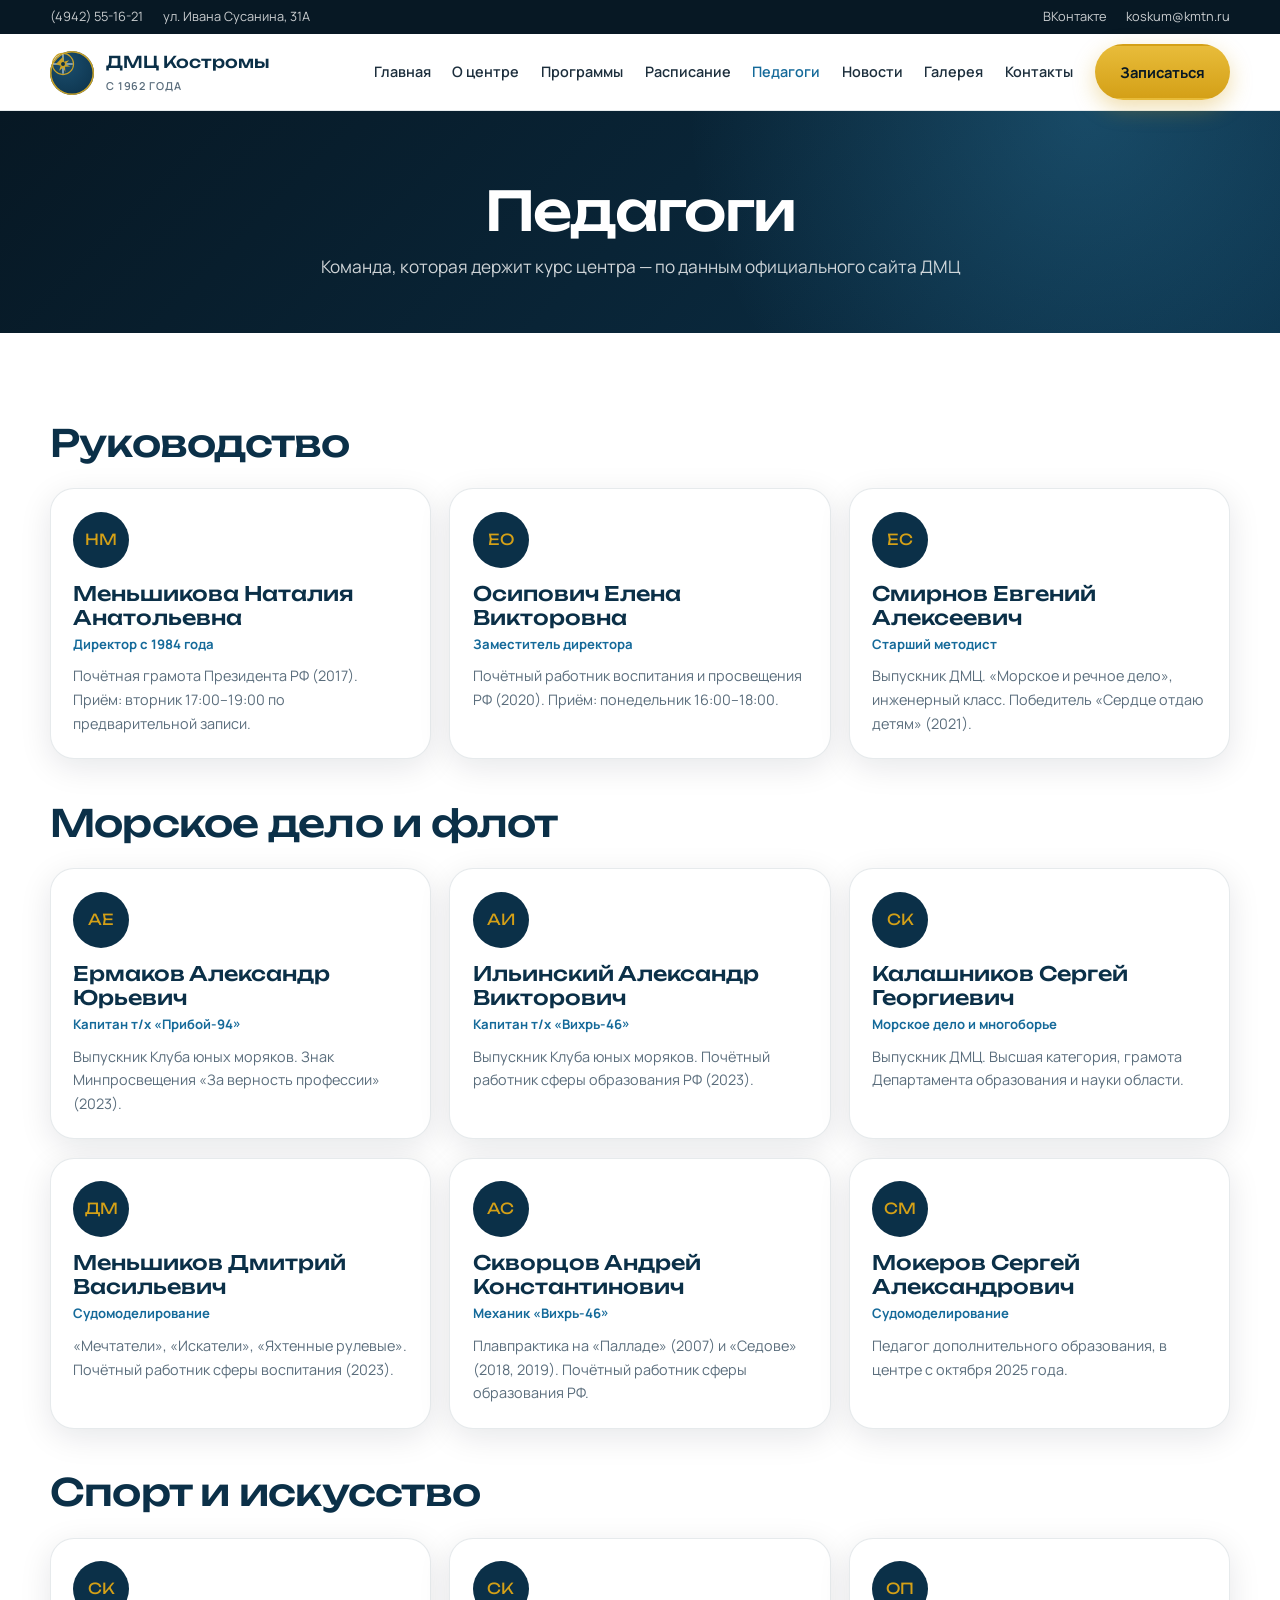
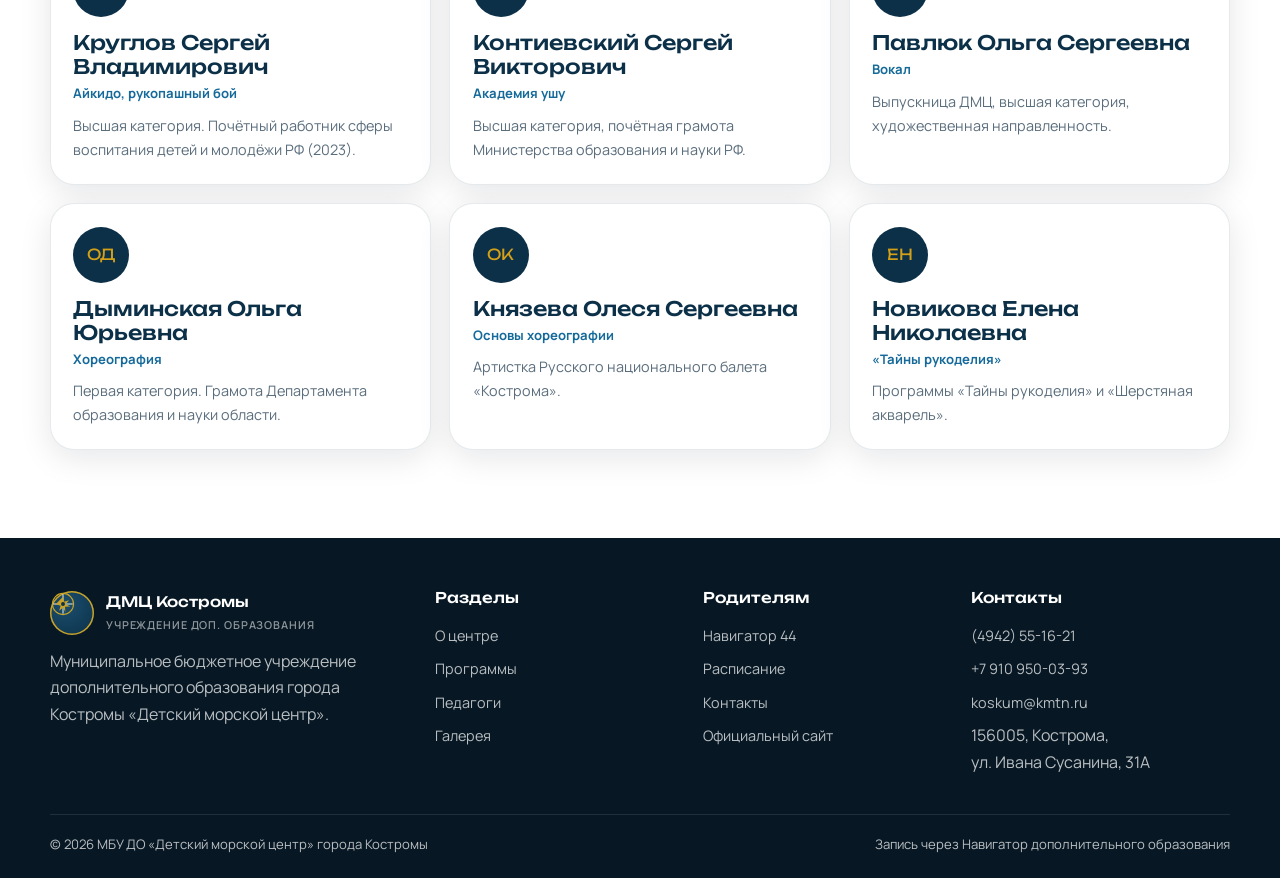
<file: teachers.html>
<!DOCTYPE html>
<html lang="ru">
<head>
  <meta charset="UTF-8">
  <meta name="viewport" content="width=device-width, initial-scale=1.0">
  <meta name="description" content="Руководство и педагогический состав Детского морского центра города Костромы.">
  <title>Педагоги — Детский морской центр Костромы</title>
  <link rel="icon" href="favicon.svg" type="image/svg+xml">
  <link rel="preconnect" href="https://fonts.googleapis.com">
  <link rel="preconnect" href="https://fonts.gstatic.com" crossorigin>
  <link href="https://fonts.googleapis.com/css2?family=Manrope:wght@400;500;600;700;800&family=Unbounded:wght@500;700&display=swap" rel="stylesheet">
  <link rel="stylesheet" href="css/style.css">
</head>
<body>
  <div data-header></div>

  <main id="main">
    <div class="page-hero">
      <div class="container">
        <h1>Педагоги</h1>
        <p>Команда, которая держит курс центра — по данным официального сайта ДМЦ</p>
      </div>
    </div>

    <section>
      <div class="container">
        <h2 class="heading-block">Руководство</h2>
        <div class="people">
          <article class="person">
            <div class="avatar">НМ</div>
            <h3>Меньшикова Наталия Анатольевна</h3>
            <div class="role">Директор с 1984 года</div>
            <p>Почётная грамота Президента РФ (2017). Приём: вторник 17:00–19:00 по предварительной записи.</p>
          </article>
          <article class="person">
            <div class="avatar">ЕО</div>
            <h3>Осипович Елена Викторовна</h3>
            <div class="role">Заместитель директора</div>
            <p>Почётный работник воспитания и просвещения РФ (2020). Приём: понедельник 16:00–18:00.</p>
          </article>
          <article class="person">
            <div class="avatar">ЕС</div>
            <h3>Смирнов Евгений Алексеевич</h3>
            <div class="role">Старший методист</div>
            <p>Выпускник ДМЦ. «Морское и речное дело», инженерный класс. Победитель «Сердце отдаю детям» (2021).</p>
          </article>
        </div>

        <h2 class="heading-block heading-block--space">Морское дело и флот</h2>
        <div class="people">
          <article class="person">
            <div class="avatar">АЕ</div>
            <h3>Ермаков Александр Юрьевич</h3>
            <div class="role">Капитан т/х «Прибой-94»</div>
            <p>Выпускник Клуба юных моряков. Знак Минпросвещения «За верность профессии» (2023).</p>
          </article>
          <article class="person">
            <div class="avatar">АИ</div>
            <h3>Ильинский Александр Викторович</h3>
            <div class="role">Капитан т/х «Вихрь-46»</div>
            <p>Выпускник Клуба юных моряков. Почётный работник сферы образования РФ (2023).</p>
          </article>
          <article class="person">
            <div class="avatar">СК</div>
            <h3>Калашников Сергей Георгиевич</h3>
            <div class="role">Морское дело и многоборье</div>
            <p>Выпускник ДМЦ. Высшая категория, грамота Департамента образования и науки области.</p>
          </article>
          <article class="person">
            <div class="avatar">ДМ</div>
            <h3>Меньшиков Дмитрий Васильевич</h3>
            <div class="role">Судомоделирование</div>
            <p>«Мечтатели», «Искатели», «Яхтенные рулевые». Почётный работник сферы воспитания (2023).</p>
          </article>
          <article class="person">
            <div class="avatar">АС</div>
            <h3>Скворцов Андрей Константинович</h3>
            <div class="role">Механик «Вихрь-46»</div>
            <p>Плавпрактика на «Палладе» (2007) и «Седове» (2018, 2019). Почётный работник сферы образования РФ.</p>
          </article>
          <article class="person">
            <div class="avatar">СМ</div>
            <h3>Мокеров Сергей Александрович</h3>
            <div class="role">Судомоделирование</div>
            <p>Педагог дополнительного образования, в центре с октября 2025 года.</p>
          </article>
        </div>

        <h2 class="heading-block heading-block--space">Спорт и искусство</h2>
        <div class="people">
          <article class="person">
            <div class="avatar">СК</div>
            <h3>Круглов Сергей Владимирович</h3>
            <div class="role">Айкидо, рукопашный бой</div>
            <p>Высшая категория. Почётный работник сферы воспитания детей и молодёжи РФ (2023).</p>
          </article>
          <article class="person">
            <div class="avatar">СК</div>
            <h3>Контиевский Сергей Викторович</h3>
            <div class="role">Академия ушу</div>
            <p>Высшая категория, почётная грамота Министерства образования и науки РФ.</p>
          </article>
          <article class="person">
            <div class="avatar">ОП</div>
            <h3>Павлюк Ольга Сергеевна</h3>
            <div class="role">Вокал</div>
            <p>Выпускница ДМЦ, высшая категория, художественная направленность.</p>
          </article>
          <article class="person">
            <div class="avatar">ОД</div>
            <h3>Дыминская Ольга Юрьевна</h3>
            <div class="role">Хореография</div>
            <p>Первая категория. Грамота Департамента образования и науки области.</p>
          </article>
          <article class="person">
            <div class="avatar">ОК</div>
            <h3>Князева Олеся Сергеевна</h3>
            <div class="role">Основы хореографии</div>
            <p>Артистка Русского национального балета «Кострома».</p>
          </article>
          <article class="person">
            <div class="avatar">ЕН</div>
            <h3>Новикова Елена Николаевна</h3>
            <div class="role">«Тайны рукоделия»</div>
            <p>Программы «Тайны рукоделия» и «Шерстяная акварель».</p>
          </article>
        </div>
      </div>
    </section>
  </main>

  <div data-footer></div>
  <script src="js/main.js"></script>
</body>
</html>
</file>
<file: css/style.css>
:root {
  --ink: #071824;
  --navy: #0b3048;
  --sea: #156a9a;
  --foam: #e8f4fb;
  --white: #ffffff;
  --sand: #f3eee4;
  --gold: #d4a017;
  --brass: #c9a227;
  --text: #1c2e3c;
  --muted: #5a6d7c;
  --line: rgba(11, 48, 72, 0.1);
  --radius: 14px;
  --radius-lg: 24px;
  --shadow: 0 8px 32px rgba(7, 24, 36, 0.1);
  --shadow-lg: 0 18px 50px rgba(7, 24, 36, 0.16);
  --font: "Manrope", "Segoe UI", system-ui, sans-serif;
  --display: "Unbounded", "Trebuchet MS", sans-serif;
  --max: 1180px;
  --header: 76px;
  --ease: 0.28s ease;
}

*, *::before, *::after {
  box-sizing: border-box;
  margin: 0;
  padding: 0;
}

html { scroll-behavior: smooth; }

body {
  font-family: var(--font);
  color: var(--text);
  background: var(--white);
  line-height: 1.65;
}

body.menu-open {
  overflow: hidden;
}

img { max-width: 100%; display: block; }
ul { list-style: none; }

a {
  color: var(--sea);
  text-decoration: none;
  transition: color var(--ease);
}

a:hover { color: var(--gold); }

h1, h2, h3, h4 {
  font-family: var(--display);
  line-height: 1.2;
  color: var(--navy);
  font-weight: 500;
}

h1 { font-size: clamp(2rem, 4.6vw, 3.4rem); letter-spacing: -0.03em; }
h2 { font-size: clamp(1.55rem, 3vw, 2.35rem); letter-spacing: -0.02em; }
h3 { font-size: clamp(1.05rem, 1.6vw, 1.25rem); }

.skip {
  position: absolute;
  left: -999px;
  top: 0;
  background: var(--gold);
  color: var(--ink);
  padding: 0.6rem 1rem;
  z-index: 2000;
}

.skip:focus { left: 1rem; top: 1rem; }

.container {
  width: min(100% - 2.4rem, var(--max));
  margin-inline: auto;
}

section { padding: 5.5rem 0; }

.section-head {
  text-align: center;
  max-width: 640px;
  margin: 0 auto 3rem;
}

.section-head p {
  color: var(--muted);
  margin-top: 0.7rem;
  font-size: 1.05rem;
}

.eyebrow {
  display: inline-block;
  color: var(--sea);
  font-weight: 700;
  font-size: 0.78rem;
  letter-spacing: 0.16em;
  text-transform: uppercase;
  margin-bottom: 0.7rem;
}

/* Buttons */
.btn {
  display: inline-flex;
  align-items: center;
  justify-content: center;
  gap: 0.5rem;
  padding: 0.85rem 1.45rem;
  border-radius: 999px;
  font-weight: 700;
  font-size: 0.92rem;
  border: 2px solid transparent;
  cursor: pointer;
  font-family: inherit;
  transition: transform var(--ease), box-shadow var(--ease), background var(--ease), color var(--ease);
}

.btn:hover { transform: translateY(-2px); }

.btn--gold {
  background: linear-gradient(180deg, #e8bc3a, var(--gold));
  color: var(--ink);
  box-shadow: 0 8px 22px rgba(212, 160, 23, 0.35);
}

.btn--gold:hover { color: var(--ink); }

.btn--navy {
  background: var(--navy);
  color: var(--white);
}

.btn--navy:hover { background: var(--sea); color: var(--white); }

.btn--ghost {
  background: transparent;
  color: var(--white);
  border-color: rgba(255, 255, 255, 0.45);
}

.btn--ghost:hover {
  background: var(--white);
  color: var(--navy);
}

.btn--line {
  background: transparent;
  color: var(--navy);
  border-color: var(--line);
}

.btn--line:hover {
  border-color: var(--sea);
  color: var(--sea);
}

/* Topbar + header */
.topbar {
  background: var(--ink);
  color: rgba(255, 255, 255, 0.78);
  font-size: 0.8rem;
}

.topbar__inner {
  display: flex;
  justify-content: space-between;
  align-items: center;
  gap: 1rem;
  min-height: 34px;
  flex-wrap: wrap;
  padding: 0.35rem 0;
}

.topbar a { color: inherit; }
.topbar a:hover { color: var(--gold); }
.topbar__links { display: flex; gap: 1.25rem; flex-wrap: wrap; }

.header {
  position: sticky;
  top: 0;
  z-index: 1000;
  background: rgba(255, 255, 255, 0.92);
  border-bottom: 1px solid var(--line);
}

.header::before {
  content: "";
  position: absolute;
  inset: 0;
  z-index: -1;
  backdrop-filter: blur(16px);
  pointer-events: none;
}

.header.scrolled { box-shadow: var(--shadow); }

.header__inner {
  display: flex;
  align-items: center;
  justify-content: space-between;
  height: var(--header);
  gap: 1rem;
}

.logo {
  display: flex;
  align-items: center;
  gap: 0.75rem;
  color: var(--navy);
  font-family: var(--display);
  font-weight: 500;
  font-size: 1.02rem;
  min-width: max-content;
}

.logo:hover { color: var(--navy); }

.logo__mark {
  width: 44px;
  height: 44px;
  border-radius: 50%;
  background: radial-gradient(circle at 35% 30%, #1b4e6e, var(--navy));
  display: grid;
  place-items: center;
  box-shadow: inset 0 0 0 1.5px var(--brass);
  flex-shrink: 0;
}

.logo__mark svg { width: 26px; height: 26px; }

.logo span {
  display: block;
  font-family: var(--font);
  font-size: 0.68rem;
  font-weight: 600;
  letter-spacing: 0.08em;
  text-transform: uppercase;
  color: var(--muted);
  margin-top: 0.1rem;
}

.nav {
  display: flex;
  align-items: center;
  gap: 1.35rem;
}

.nav > a:not(.btn) {
  color: var(--text);
  font-weight: 600;
  font-size: 0.9rem;
}

.nav > a:not(.btn):hover { color: var(--gold); }

.nav > a:not(.btn).active { color: var(--sea); }

.nav .btn--gold { color: var(--ink); }
.nav .btn--gold:hover { color: var(--ink); }

.burger {
  display: none;
  width: 42px;
  height: 42px;
  border: 0;
  background: none;
  cursor: pointer;
  flex-direction: column;
  justify-content: center;
  gap: 5px;
  padding: 8px;
}

.burger span {
  display: block;
  height: 2px;
  background: var(--navy);
  border-radius: 2px;
  transition: var(--ease);
}

.burger.open span:nth-child(1) { transform: translateY(7px) rotate(45deg); }
.burger.open span:nth-child(2) { opacity: 0; }
.burger.open span:nth-child(3) { transform: translateY(-7px) rotate(-45deg); }

/* Hero */
.hero {
  position: relative;
  min-height: calc(100vh - 110px);
  background:
    radial-gradient(circle at 80% 20%, rgba(62, 160, 208, 0.35), transparent 32%),
    linear-gradient(165deg, #06131e 0%, var(--navy) 46%, #145a86 100%);
  color: var(--white);
  overflow: hidden;
  display: grid;
  align-items: center;
  padding: 4rem 0 8rem;
}

.hero__content { position: relative; z-index: 2; max-width: 720px; }

.hero__badge {
  display: inline-flex;
  align-items: center;
  gap: 0.5rem;
  padding: 0.4rem 0.9rem;
  border: 1px solid rgba(255, 255, 255, 0.22);
  border-radius: 999px;
  background: rgba(255, 255, 255, 0.08);
  font-size: 0.82rem;
  font-weight: 600;
  margin-bottom: 1.4rem;
  backdrop-filter: blur(8px);
}

.hero h1 { color: var(--white); margin-bottom: 1.1rem; }

.hero p {
  font-size: 1.12rem;
  color: rgba(255, 255, 255, 0.82);
  max-width: 560px;
  margin-bottom: 2rem;
}

.hero__actions { display: flex; gap: 0.85rem; flex-wrap: wrap; }

.hero__stats {
  display: grid;
  grid-template-columns: repeat(4, auto);
  gap: 2rem;
  margin-top: 3rem;
  padding-top: 1.8rem;
  border-top: 1px solid rgba(255, 255, 255, 0.16);
  width: max-content;
  max-width: 100%;
}

.hero__stat strong {
  display: block;
  font-family: var(--display);
  font-size: 1.7rem;
  font-weight: 500;
}

.hero__stat span {
  font-size: 0.8rem;
  color: rgba(255, 255, 255, 0.65);
}

.compass {
  position: absolute;
  right: -4%;
  top: 42%;
  width: min(42vw, 420px);
  aspect-ratio: 1;
  transform: translateY(-50%);
  opacity: 0.18;
  pointer-events: none;
  animation: spin 80s linear infinite;
}

@keyframes spin { to { transform: translateY(-50%) rotate(360deg); } }

.waves {
  position: absolute;
  left: 0;
  right: 0;
  bottom: -2px;
  height: 120px;
  overflow: hidden;
  pointer-events: none;
}

.waves path:nth-child(1) { animation: wave-a 12s ease-in-out infinite; }
.waves path:nth-child(2) { animation: wave-b 16s ease-in-out infinite; }

@keyframes wave-a {
  50% { transform: translateX(-24px); }
}

@keyframes wave-b {
  50% { transform: translateX(28px); }
}

/* About */
.about { background: var(--sand); }

.about__grid {
  display: grid;
  grid-template-columns: 0.9fr 1.1fr;
  gap: 4rem;
  align-items: center;
}

.portrait {
  position: relative;
  border-radius: var(--radius-lg);
  overflow: hidden;
  min-height: 420px;
  background:
    linear-gradient(180deg, transparent 40%, rgba(7, 24, 36, 0.55)),
    radial-gradient(circle at 50% 30%, #4aa3cf, #0b3048 70%);
  box-shadow: var(--shadow-lg);
}

.portrait__ship {
  position: absolute;
  inset: auto 8% 18% 8%;
  height: 46%;
}

.portrait__caption {
  position: absolute;
  left: 1.2rem;
  right: 1.2rem;
  bottom: 1.2rem;
  color: var(--white);
}

.portrait__caption strong { display: block; font-family: var(--display); font-size: 1.05rem; }
.portrait__caption span { font-size: 0.85rem; opacity: 0.8; }

.about__text > p { color: var(--muted); margin-bottom: 1rem; }

.facts {
  display: grid;
  grid-template-columns: 1fr 1fr;
  gap: 0.85rem;
  margin-top: 1.6rem;
}

.fact {
  background: var(--white);
  border-radius: var(--radius);
  padding: 1rem 1.1rem;
  box-shadow: var(--shadow);
}

.fact strong { display: block; color: var(--navy); font-size: 0.92rem; }
.fact span { font-size: 0.8rem; color: var(--muted); }

/* Cards */
.cards {
  display: grid;
  grid-template-columns: repeat(3, 1fr);
  gap: 1.2rem;
}

.card {
  background: var(--white);
  border: 1px solid var(--line);
  border-radius: var(--radius-lg);
  padding: 1.6rem;
  box-shadow: var(--shadow);
  transition: transform var(--ease), box-shadow var(--ease);
}

.card:hover {
  transform: translateY(-5px);
  box-shadow: var(--shadow-lg);
}

.card__icon {
  width: 52px;
  height: 52px;
  border-radius: 16px;
  background: var(--foam);
  color: var(--navy);
  display: grid;
  place-items: center;
  margin-bottom: 1.1rem;
}

.card p { color: var(--muted); font-size: 0.95rem; margin-top: 0.55rem; }

.band { background: var(--foam); }

/* Steps */
.steps {
  display: grid;
  grid-template-columns: repeat(3, 1fr);
  gap: 1.4rem;
}

.step {
  position: relative;
  background: var(--white);
  border-radius: var(--radius-lg);
  padding: 1.7rem;
  box-shadow: var(--shadow);
}

.step__num {
  font-family: var(--display);
  font-size: 2rem;
  color: var(--gold);
  line-height: 1;
  margin-bottom: 0.8rem;
}

.step p { color: var(--muted); margin-top: 0.45rem; }

/* News */
.news-grid {
  display: grid;
  grid-template-columns: repeat(3, 1fr);
  gap: 1.2rem;
}

.news-card {
  background: var(--white);
  border-radius: var(--radius-lg);
  overflow: hidden;
  box-shadow: var(--shadow);
  display: flex;
  flex-direction: column;
}

.news-card__visual {
  height: 170px;
  display: grid;
  place-items: center;
  color: var(--white);
}

.news-card__body { padding: 1.35rem 1.4rem 1.5rem; flex: 1; }

.news-card time {
  font-size: 0.78rem;
  font-weight: 700;
  color: var(--sea);
  letter-spacing: 0.04em;
}

.news-card h3 { margin: 0.45rem 0 0.55rem; }
.news-card p { color: var(--muted); font-size: 0.92rem; }

.visual-regatta { background: linear-gradient(135deg, #1d6a9a, #0b3048); }
.visual-nav { background: linear-gradient(135deg, #c9a227, #8a6410); }
.visual-camp { background: linear-gradient(135deg, #2f8f6b, #0b3048); }
.visual-ship { background: linear-gradient(135deg, #3ea0d0, #12364d); }
.visual-sport { background: linear-gradient(135deg, #8b3a3a, #0b3048); }
.visual-art { background: linear-gradient(135deg, #6a4c93, #1d3557); }

/* CTA */
.cta {
  background:
    radial-gradient(circle at 15% 20%, rgba(201, 162, 39, 0.18), transparent 30%),
    linear-gradient(135deg, var(--ink), var(--navy) 60%, #145a86);
  color: var(--white);
  text-align: center;
}

.cta h2 { color: var(--white); margin-bottom: 0.7rem; }
.cta p { opacity: 0.82; margin-bottom: 1.6rem; font-size: 1.05rem; }

/* Page hero */
.page-hero {
  background:
    radial-gradient(circle at 85% 0%, rgba(62, 160, 208, 0.28), transparent 36%),
    linear-gradient(135deg, var(--ink), var(--navy));
  color: var(--white);
  padding: 4.2rem 0 3.2rem;
  text-align: center;
}

.page-hero h1 { color: var(--white); }
.page-hero p { opacity: 0.8; margin-top: 0.6rem; font-size: 1.08rem; }

/* Timeline */
.timeline {
  position: relative;
  max-width: 760px;
  margin: 0 auto;
  padding-left: 1.6rem;
}

.timeline::before {
  content: "";
  position: absolute;
  left: 7px;
  top: 0.3rem;
  bottom: 0.3rem;
  width: 2px;
  background: linear-gradient(var(--gold), var(--sea));
}

.timeline li {
  position: relative;
  padding: 0 0 1.8rem 1.6rem;
}

.timeline li::before {
  content: "";
  position: absolute;
  left: -1.32rem;
  top: 0.45rem;
  width: 12px;
  height: 12px;
  border-radius: 50%;
  background: var(--gold);
  box-shadow: 0 0 0 4px rgba(212, 160, 23, 0.2);
}

.timeline strong { display: block; color: var(--navy); }
.timeline span { color: var(--muted); font-size: 0.95rem; }

/* Programs */
.program-list {
  display: grid;
  grid-template-columns: repeat(2, 1fr);
  gap: 1.2rem;
}

.program {
  background: var(--white);
  border: 1px solid var(--line);
  border-radius: var(--radius-lg);
  padding: 1.6rem;
  box-shadow: var(--shadow);
}

.program--lead {
  grid-column: 1 / -1;
  background: linear-gradient(135deg, var(--foam), var(--white));
  border: 2px solid rgba(21, 106, 154, 0.35);
}

.program h3, .program h2 { margin: 0.35rem 0 0.6rem; }
.program p { color: var(--muted); }

.levels {
  display: grid;
  grid-template-columns: repeat(3, 1fr);
  gap: 0.9rem;
  margin-top: 1.3rem;
}

.level {
  background: var(--white);
  border-left: 4px solid var(--sea);
  border-radius: 10px;
  padding: 0.9rem 1rem;
  box-shadow: var(--shadow);
}

.level strong { display: block; font-size: 0.9rem; }
.level span { color: var(--muted); font-size: 0.82rem; }

.tag {
  display: inline-block;
  background: var(--foam);
  color: var(--sea);
  font-size: 0.72rem;
  font-weight: 800;
  letter-spacing: 0.06em;
  text-transform: uppercase;
  padding: 0.25rem 0.6rem;
  border-radius: 999px;
}

/* Schedule */
.group {
  background: var(--white);
  border-radius: var(--radius-lg);
  overflow: hidden;
  box-shadow: var(--shadow);
  margin-bottom: 1.2rem;
  border: 1px solid var(--line);
}

.group__head {
  background: linear-gradient(135deg, var(--navy), var(--sea));
  color: var(--white);
  padding: 1.1rem 1.4rem;
  display: flex;
  justify-content: space-between;
  gap: 0.8rem;
  flex-wrap: wrap;
}

.group__head h3 { color: var(--white); }
.group__art { opacity: 0.8; font-size: 0.85rem; }

.group__body {
  display: grid;
  grid-template-columns: repeat(3, 1fr);
  gap: 1.1rem;
  padding: 1.4rem;
}

.field strong {
  display: block;
  font-size: 0.72rem;
  letter-spacing: 0.08em;
  text-transform: uppercase;
  color: var(--muted);
  margin-bottom: 0.25rem;
}

.when {
  grid-column: 1 / -1;
  background: var(--foam);
  border-radius: var(--radius);
  padding: 0.95rem 1.1rem;
  color: var(--navy);
  font-weight: 700;
}

.table-wrap {
  overflow-x: auto;
  border-radius: var(--radius-lg);
  box-shadow: var(--shadow);
}

table {
  width: 100%;
  border-collapse: collapse;
  background: var(--white);
  min-width: 640px;
}

th {
  background: var(--navy);
  color: var(--white);
  text-align: left;
  padding: 0.95rem 1.1rem;
  font-size: 0.85rem;
}

td {
  padding: 0.95rem 1.1rem;
  border-bottom: 1px solid var(--line);
  font-size: 0.93rem;
}

tr:hover td { background: var(--foam); }

.chip {
  display: inline-block;
  background: var(--foam);
  color: var(--sea);
  border-radius: 999px;
  padding: 0.15rem 0.55rem;
  font-size: 0.78rem;
  font-weight: 700;
}

/* Teachers */
.people {
  display: grid;
  grid-template-columns: repeat(3, 1fr);
  gap: 1.15rem;
}

.person {
  background: var(--white);
  border: 1px solid var(--line);
  border-radius: var(--radius-lg);
  padding: 1.4rem;
  box-shadow: var(--shadow);
}

.avatar {
  width: 56px;
  height: 56px;
  border-radius: 50%;
  display: grid;
  place-items: center;
  background: var(--navy);
  color: var(--gold);
  font-family: var(--display);
  font-size: 0.95rem;
  margin-bottom: 0.9rem;
}

.person h3 { margin-bottom: 0.25rem; }
.person .role { color: var(--sea); font-weight: 700; font-size: 0.82rem; margin-bottom: 0.55rem; }
.person p { color: var(--muted); font-size: 0.9rem; }

/* Gallery */
.filters {
  display: flex;
  justify-content: center;
  gap: 0.5rem;
  flex-wrap: wrap;
  margin-bottom: 1.6rem;
}

.filter {
  border: 1px solid var(--line);
  background: var(--white);
  color: var(--navy);
  border-radius: 999px;
  padding: 0.45rem 0.95rem;
  font-weight: 700;
  font-family: inherit;
  cursor: pointer;
}

.filter.is-on {
  background: var(--navy);
  color: var(--white);
  border-color: var(--navy);
}

.gallery {
  display: grid;
  grid-template-columns: repeat(4, 1fr);
  gap: 0.9rem;
}

.shot {
  aspect-ratio: 4 / 3;
  border-radius: var(--radius);
  overflow: hidden;
  position: relative;
  cursor: pointer;
  border: 0;
  color: var(--white);
  display: flex;
  align-items: flex-end;
  padding: 0.9rem;
  text-align: left;
  font-family: inherit;
  font-weight: 700;
}

.gallery .shot[hidden] {
  display: none;
}

.shot span {
  position: relative;
  z-index: 1;
  font-size: 0.88rem;
  text-shadow: 0 1px 8px rgba(0, 0, 0, 0.4);
}

.shot::after {
  content: "";
  position: absolute;
  inset: 0;
  background: linear-gradient(transparent 40%, rgba(7, 24, 36, 0.72));
}

.shot-a { background: linear-gradient(160deg, #4aa3cf, #0b3048); }
.shot-b { background: linear-gradient(160deg, #c9a227, #5c4308); }
.shot-c { background: linear-gradient(160deg, #2f8f6b, #0b3048); }
.shot-d { background: linear-gradient(160deg, #8b3a3a, #1d2430); }
.shot-e { background: linear-gradient(160deg, #3ea0d0 20%, #071824); }
.shot-f { background: linear-gradient(160deg, #6a4c93, #0b3048); }
.shot-g { background: linear-gradient(160deg, #156a9a, #071824); }
.shot-h { background: linear-gradient(160deg, #d4a017, #0b3048); }
.shot-i { background: linear-gradient(160deg, #7b4ea3, #1b2436); }
.shot-j { background: linear-gradient(160deg, #c45c7a, #0b3048); }
.shot-k { background: linear-gradient(160deg, #1f8a7a, #12364d); }
.shot-l { background: linear-gradient(160deg, #4e7fc1, #071824); }

.lightbox {
  display: none;
  position: fixed;
  inset: 0;
  background: rgba(7, 24, 36, 0.88);
  z-index: 2000;
  align-items: center;
  justify-content: center;
  padding: 1.5rem;
}

.lightbox.open { display: flex; }

.lightbox__card {
  background: var(--white);
  border-radius: var(--radius-lg);
  max-width: 520px;
  width: 100%;
  overflow: hidden;
  position: relative;
}

.lightbox__visual { height: 220px; }
.lightbox__card p { padding: 1.2rem 1.4rem 1.5rem; color: var(--muted); }

.lightbox__close {
  position: absolute;
  top: 0.7rem;
  right: 0.7rem;
  width: 36px;
  height: 36px;
  border: 0;
  border-radius: 50%;
  background: rgba(7, 24, 36, 0.55);
  color: var(--white);
  cursor: pointer;
  font-size: 1.1rem;
}

/* Contacts */
.contacts {
  display: grid;
  grid-template-columns: 1fr 1.05fr;
  gap: 2.4rem;
  align-items: start;
}

.contact-row {
  display: flex;
  gap: 0.9rem;
  margin-bottom: 1.15rem;
}

.contact-ico {
  width: 46px;
  height: 46px;
  border-radius: 50%;
  background: var(--foam);
  display: grid;
  place-items: center;
  flex-shrink: 0;
  color: var(--navy);
}

.contact-row strong { display: block; color: var(--navy); }
.contact-row p, .contact-row a { color: var(--muted); font-size: 0.95rem; }

.map {
  margin-top: 1.2rem;
  border-radius: var(--radius-lg);
  overflow: hidden;
  height: 280px;
  box-shadow: var(--shadow);
}

.map iframe { width: 100%; height: 100%; border: 0; }

.form {
  background: var(--white);
  border: 1px solid var(--line);
  border-radius: var(--radius-lg);
  padding: 1.7rem;
  box-shadow: var(--shadow);
}

.form h3 { margin-bottom: 0.35rem; }
.form > p { color: var(--muted); font-size: 0.9rem; margin-bottom: 1.2rem; }

.form label {
  display: block;
  font-weight: 700;
  font-size: 0.86rem;
  margin-bottom: 0.35rem;
  color: var(--navy);
}

.form-group { margin-bottom: 1rem; }

.form input,
.form select,
.form textarea {
  width: 100%;
  padding: 0.78rem 0.95rem;
  border: 1.5px solid var(--line);
  border-radius: 12px;
  font: inherit;
  background: var(--white);
}

.form input:focus,
.form select:focus,
.form textarea:focus {
  outline: none;
  border-color: var(--sea);
}

.form textarea { min-height: 100px; resize: vertical; }

.form__error {
  color: #b42318;
  font-size: 0.78rem;
  margin-top: 0.25rem;
  display: block;
}

.form__ok {
  display: none;
  margin-top: 0.9rem;
  background: #e8f8ef;
  color: #17663a;
  padding: 0.85rem 1rem;
  border-radius: 12px;
  font-weight: 600;
}

.form__ok.show { display: block; }

.note {
  background: var(--foam);
  border-radius: var(--radius);
  padding: 1rem 1.1rem;
  color: var(--navy);
  font-size: 0.92rem;
  margin-bottom: 1.4rem;
}

/* Footer */
.footer {
  background: var(--ink);
  color: rgba(255, 255, 255, 0.72);
  padding: 3.2rem 0 1.4rem;
}

.footer__grid {
  display: grid;
  grid-template-columns: 1.5fr 1fr 1fr 1.1fr;
  gap: 2rem;
  margin-bottom: 2rem;
}

.footer .logo { color: var(--white); margin-bottom: 0.8rem; }
.footer .logo span { color: rgba(255, 255, 255, 0.55); }
.footer h4 { color: var(--white); font-size: 0.92rem; margin-bottom: 0.9rem; }
.footer li { margin-bottom: 0.45rem; }
.footer a { color: rgba(255, 255, 255, 0.72); font-size: 0.9rem; }
.footer a:hover { color: var(--gold); }

.footer__bottom {
  border-top: 1px solid rgba(255, 255, 255, 0.1);
  padding-top: 1.2rem;
  display: flex;
  justify-content: space-between;
  gap: 1rem;
  flex-wrap: wrap;
  font-size: 0.82rem;
}

.center { text-align: center; }
.mt { margin-top: 2rem; }
.muted { color: var(--muted); }
.muted--sm { font-size: 0.9rem; }
.text-block { margin: 1rem 0; }
.mb { margin-bottom: 1rem; }
.btn--full { width: 100%; }
.note--tight { margin-top: 0; }
.heading-block { margin-bottom: 1.4rem; }
.heading-block--space { margin: 2.6rem 0 1.4rem; }
.heading-block--table { margin: 2.4rem 0 1.2rem; }

@media (max-width: 1180px) and (min-width: 861px) {
  .nav { gap: 0.8rem; }
  .nav a { font-size: 0.82rem; }
  .btn { padding: 0.7rem 1.1rem; font-size: 0.82rem; }
}

@media (max-width: 1020px) {
  .cards, .news-grid, .people, .steps { grid-template-columns: 1fr 1fr; }
  .gallery { grid-template-columns: 1fr 1fr; }
  .footer__grid { grid-template-columns: 1fr 1fr; }
  .hero__stats { grid-template-columns: repeat(2, auto); }
}

@media (max-width: 860px) {
  .burger { display: flex; }

  .nav {
    position: fixed;
    top: calc(34px + var(--header));
    left: 0;
    right: 0;
    z-index: 999;
    background: var(--white);
    flex-direction: column;
    align-items: stretch;
    padding: 1.2rem 1.4rem 1.6rem;
    gap: 1rem;
    box-shadow: var(--shadow);
    transform: translateY(-120%);
    transition: transform var(--ease), visibility var(--ease);
    visibility: hidden;
    pointer-events: none;
  }

  .nav.open {
    transform: none;
    visibility: visible;
    pointer-events: auto;
  }
  .nav .btn { width: 100%; }

  .about__grid,
  .contacts,
  .program-list { grid-template-columns: 1fr; }

  .program--lead { grid-column: auto; }
  .levels, .group__body { grid-template-columns: 1fr; }
  .compass { display: none; }
}

@media (max-width: 640px) {
  .cards, .news-grid, .people, .steps, .footer__grid { grid-template-columns: 1fr; }
  .facts { grid-template-columns: 1fr; }
  .hero { min-height: auto; padding: 3.2rem 0 6.5rem; }
  section { padding: 3.6rem 0; }
  .topbar__links span:nth-child(2) { display: none; }
}
</file>
